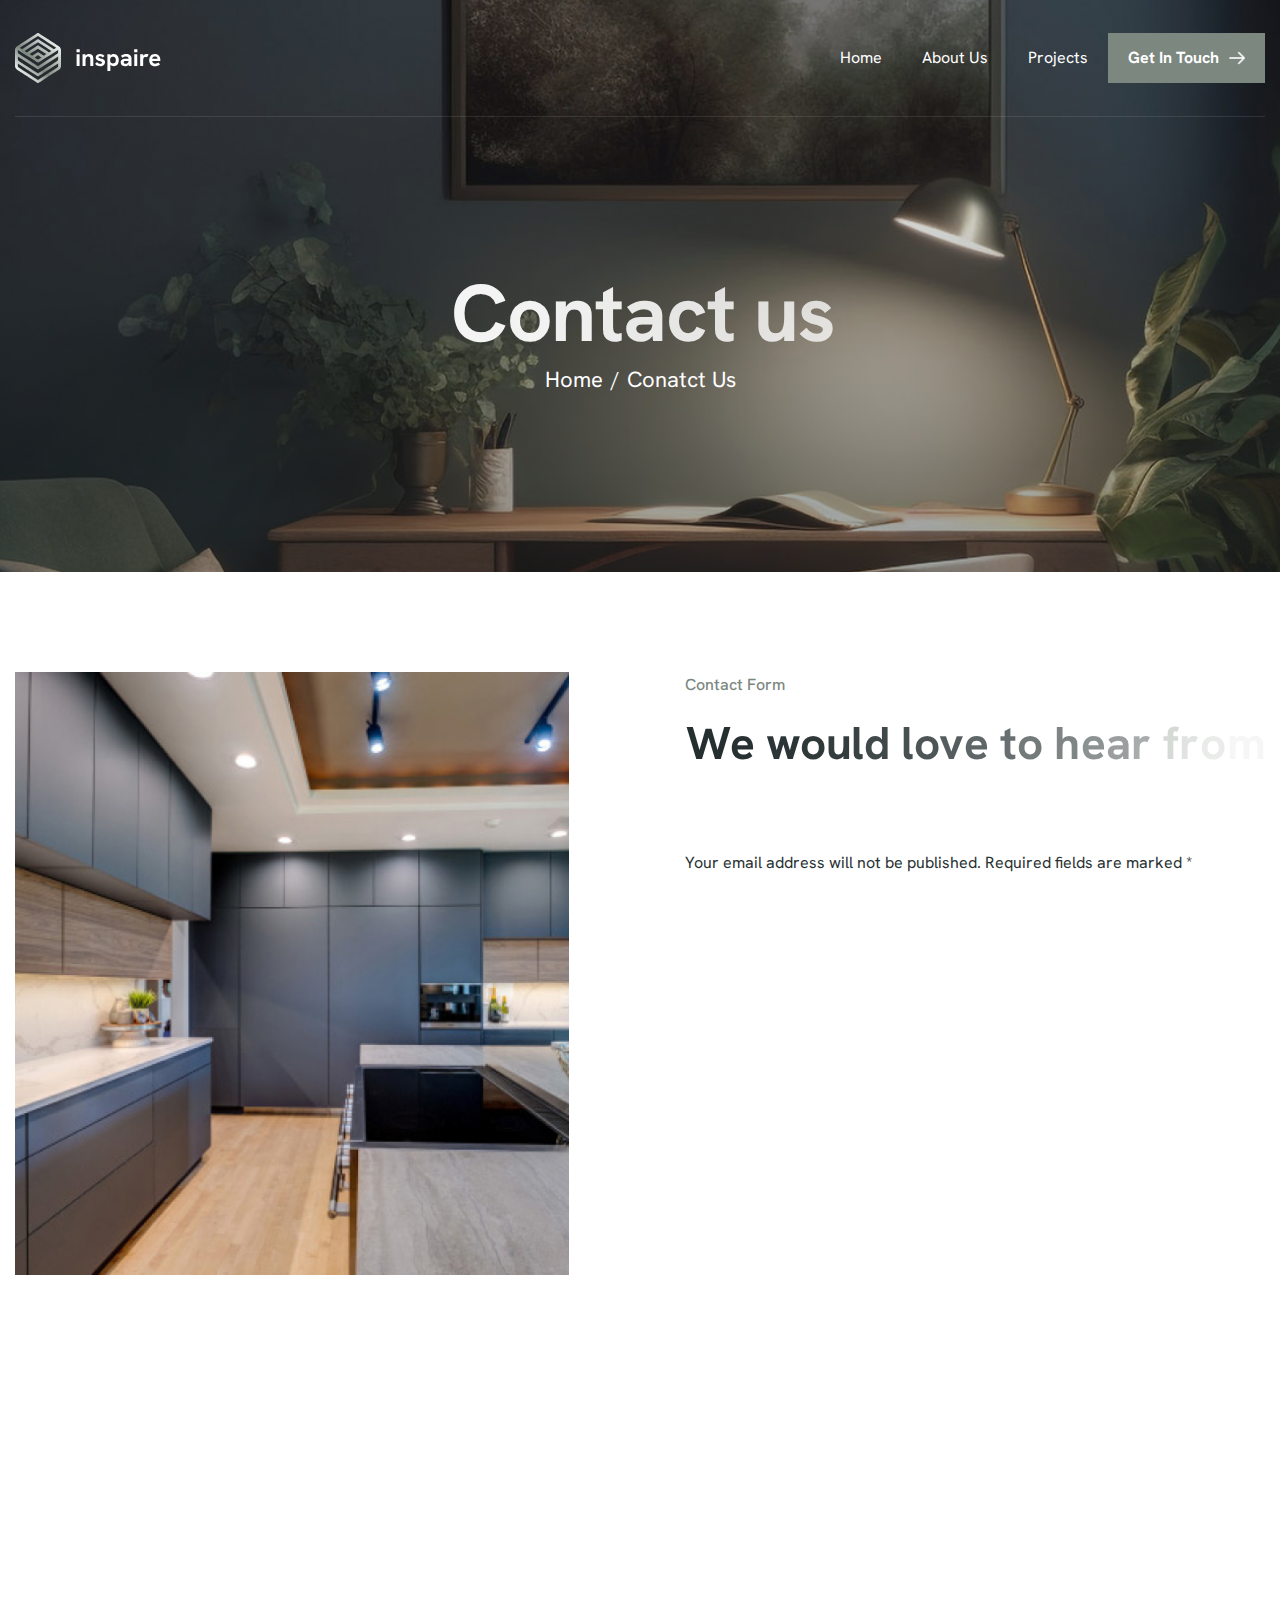
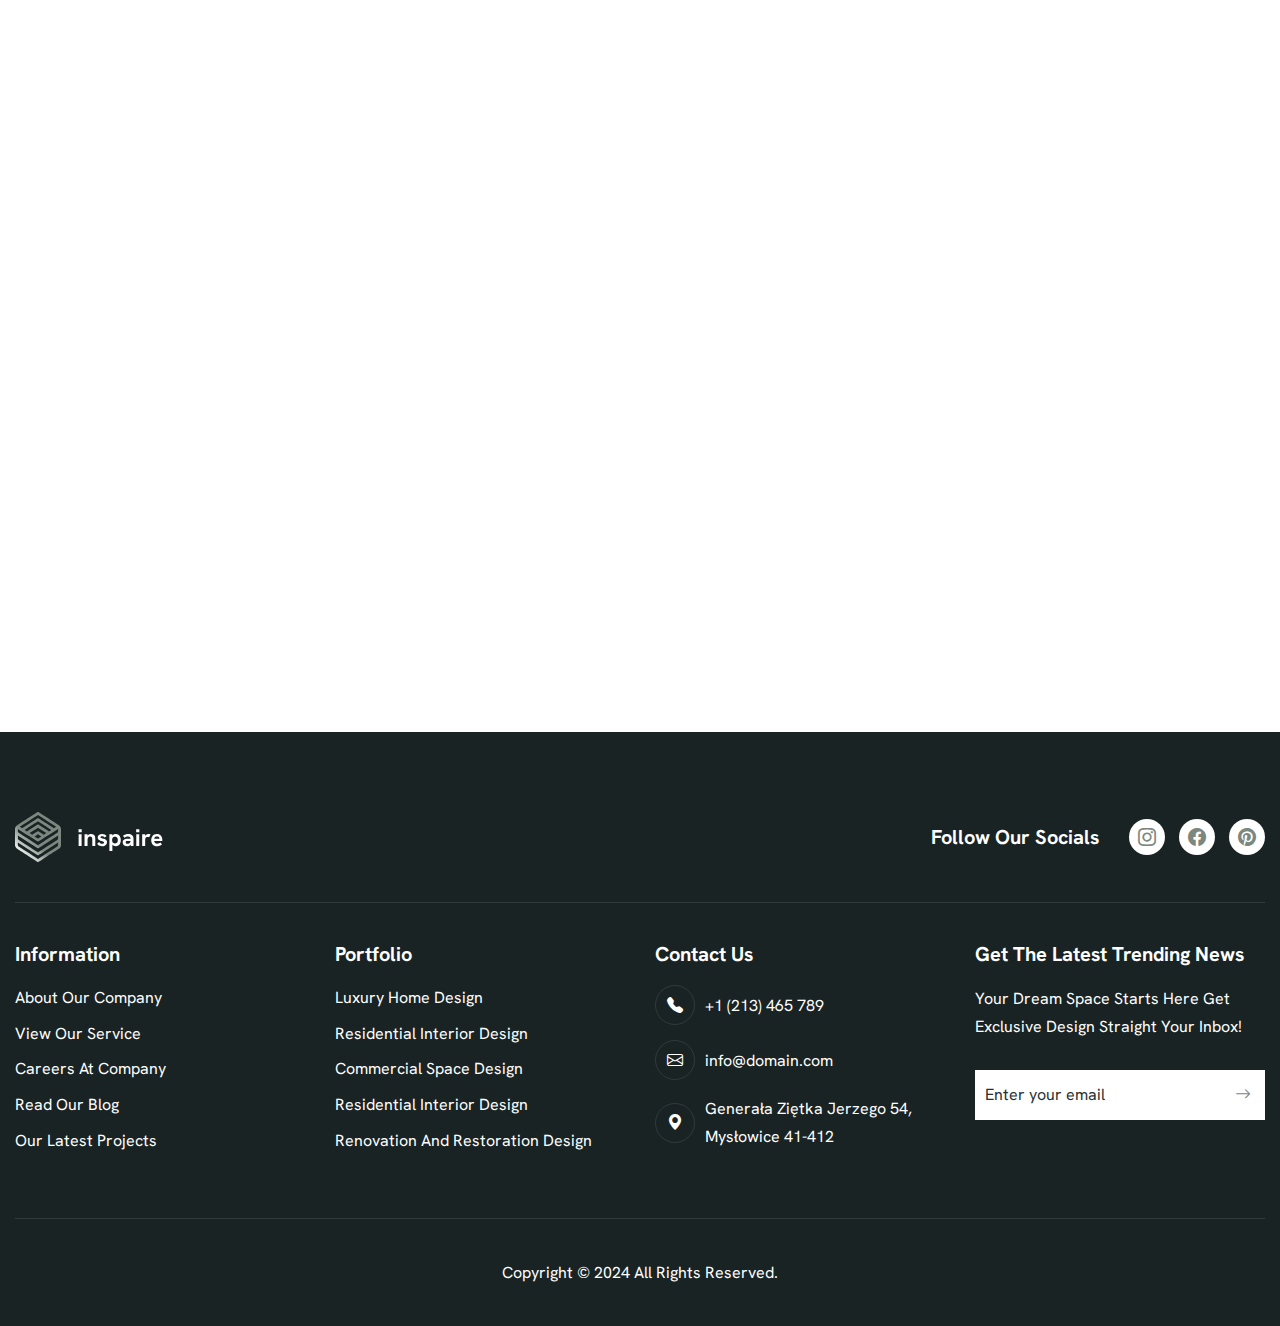
<file: contact.html>
<!DOCTYPE html>
<html lang="zxx">
<head>
	<!-- Meta -->
	<meta charset="utf-8">
	<meta http-equiv="X-UA-Compatible" content="IE=edge">
	<meta name="viewport" content="width=device-width, initial-scale=1.0, maximum-scale=1">
	<meta name="description" content="">
	<meta name="keywords" content="">
	<meta name="author" content="Awaiken">
	<!-- Page Title -->
    <title>PKR Designers - Architecture and Interior Design HTML Template</title>
	<!-- Favicon Icon -->
	<link rel="shortcut icon" type="image/x-icon" href="images/favicon.png">
	<!-- Google Fonts Css-->
	<link rel="preconnect" href="https://fonts.googleapis.com">
    <link rel="preconnect" href="https://fonts.gstatic.com" crossorigin>
    <link href="https://fonts.googleapis.com/css2?family=Hanken+Grotesk:ital,wght@0,100..900;1,100..900&display=swap" rel="stylesheet">
	<!-- Bootstrap Css -->
    <link rel="stylesheet" href="https://cdn.jsdelivr.net/npm/bootstrap-icons@1.11.3/font/bootstrap-icons.min.css">
	<link href="css/bootstrap.min.css" rel="stylesheet" media="screen">
	<!-- SlickNav Css -->
	<link href="css/slicknav.min.css" rel="stylesheet">
	<!-- Swiper Css -->
	<link rel="stylesheet" href="css/swiper-bundle.min.css">
	<!-- Font Awesome Icon Css-->
	<link href="css/all.min.css" rel="stylesheet" media="screen">
	<!-- Animated Css -->
	<link href="css/animate.css" rel="stylesheet">
    <!-- Magnific Popup Core Css File -->
	<link rel="stylesheet" href="css/magnific-popup.css">
	<!-- Mouse Cursor Css File -->
	<link rel="stylesheet" href="css/mousecursor.css">
	<!-- Main Custom Css -->
	<link href="css/custom.css" rel="stylesheet" media="screen">
    <!-- <link rel="stylesheet" href="./css/main.css"> -->
</head>
<body>

    <!-- Preloader Start -->
	<div class="preloader">
		<div class="loading-container">
			<div class="loading"></div>
			<div id="loading-icon"><img src="images/loader.svg" alt=""></div>
		</div>
	</div>
	<!-- Preloader End -->

    <!-- Header Start -->
    <header class="main-header">
        <div class="header-sticky">
            <nav class="container">
                <div class="navbar navbar-expand-lg">
                    <!-- Logo Start -->
                    <a class="navbar-brand" href="./index.html">
                        <img src="images/logo.svg" alt="Logo">
                    </a>
                    <!-- Logo End -->
    
                    <!-- Main Menu Start -->
                    <div class="collapse navbar-collapse main-menu">
                        <div class="nav-menu-wrapper">
                            <ul class="navbar-nav mr-auto" id="menu">
                                <li class="nav-item "><a class="nav-link" href="./index.html">Home</a>
                                </li>                                
                                <li class="nav-item"><a class="nav-link" href="./about.html">About Us</a>
                                <li class="nav-item"><a class="nav-link" href="./projects.html">Projects</a></li>
                            </ul>
                        </div>
                        <!-- Header Btn Start -->
                        <div class="header-btn d-inline-flex">
                            <a href="" class="btn-default">get in touch</a>
                        </div>
                        <!-- Header Btn End -->
                    </div>
                    <!-- Main Menu End -->
                    <div class="navbar-toggle"></div>
                </div>
            </nav>
            <div class="responsive-menu"></div>
        </div>
    </header>
	<!-- Header End -->

    <!-- Page Header Start -->
	<div class="page-header parallaxie">
		<div class="container">
			<div class="row">
				<div class="col-lg-12">
					<!-- Page Header Box Start -->
					<div class="page-header-box">
						<h1 class="text-anime-style-2" data-cursor="-opaque">Contact us</h1>
						<nav class="wow fadeInUp">
							<ol class="breadcrumb">
								<li class="breadcrumb-item"><a href="./">home</a></li>
								<li class="breadcrumb-item active" aria-current="page">conatct us</li>
							</ol>
						</nav>
					</div>
					<!-- Page Header Box End -->
				</div>
			</div>
		</div>
	</div>
	<!-- Page Header End -->

    <!-- Page Contact Us Start -->
    <div class="page-contact-us">
        <div class="container">
            <div class="row">
                <div class="col-lg-6">
                    <!-- Contact Us Image Start -->
                    <div class="contact-us-image">
                        <figure class="image-anime reveal">
                            <img src="images/contact-us-image.jpg" alt="">
                        </figure>
                    </div>
                    <!-- Contact Us Image End -->
                </div>
                
                <div class="col-lg-6">
                    <!-- Contact Us Form Start -->
                    <div class="contact-us-form">
                        <!-- Section Title Start -->
                        <div class="section-title">
                            <h3 class="wow fadeInUp">contact form</h3>
                            <h2 class="text-anime-style-2" data-cursor="-opaque">We would love to hear <span>from you</span></h2>
                            <p class="wow fadeInUp" data-wow-delay="0.2s">Your email address will not be published. Required fields are marked *</p>
                        </div>
                        <!-- Section Title End -->

                        <!-- Contact Form Start -->
                        <div class="contact-form">
                            <!-- Contact Form Start -->
                            <form id="contactForm" action="#" method="POST" data-toggle="validator" class="wow fadeInUp" data-wow-delay="0.4s">
                                <div class="row">
                                    <div class="form-group col-md-6 mb-4">
                                        <input type="text" name="name" class="form-control" id="name" placeholder="Name*" required>
                                        <div class="help-block with-errors"></div>
                                    </div>

                                    <div class="form-group col-md-6 mb-4">
                                        <input type="email" name ="email" class="form-control" id="email" placeholder="Email Address*" required>
                                        <div class="help-block with-errors"></div>
                                    </div>

                                    <div class="form-group col-md-12 mb-4">
                                        <input type="text" name="phone" class="form-control" id="phone" placeholder="Your Phone" required>
                                        <div class="help-block with-errors"></div>
                                    </div>

                                    <div class="form-group col-md-12 mb-5">
                                        <textarea name="message" class="form-control" id="message" rows="4" placeholder="Your Message"></textarea>
                                        <div class="help-block with-errors"></div>
                                    </div>

                                    <div class="col-md-12">
                                        <button type="submit" class="btn-default">submit</button>
                                        <div id="msgSubmit" class="h3 hidden"></div>
                                    </div>
                                </div>
                            </form>
                            <!-- Contact Form End -->
                        </div>
                        <!-- Contact Form End -->
                    </div>
                    <!-- Contact Us Form End -->
                </div>
            </div>
        </div>
    </div>
    <!-- Page Contact Us End -->

    <!-- Google Map Section Start -->
    <div class="google-map">
        <div class="container">
            <div class="row">
                <div class="col-lg-12">
                    <!-- Section Title Start -->
                    <div class="section-title">
                        <h3 class="wow fadeInUp">Our contact</h3>
                        <h2 class="text-anime-style-2" data-cursor="-opaque">Get in touch with us</h2>
                        <p class="wow fadeInUp" data-wow-delay="0.2s">Get in touch to discuss your employee wellbeing needs today. Please give us a call, drop us an email or fill out the contact form and we'll get back to you.</p>
                    </div>
                    <!-- Section Title End -->
                </div>

                <div class="col-lg-12">
                    <!-- Google Map IFrame Start -->
                    <div class="google-map-iframe">
                        <iframe src="https://www.google.com/maps/embed?pb=!1m18!1m12!1m3!1d96737.10562045308!2d-74.08535042841811!3d40.739265258395164!2m3!1f0!2f0!3f0!3m2!1i1024!2i768!4f13.1!3m3!1m2!1s0x89c24fa5d33f083b%3A0xc80b8f06e177fe62!2sNew%20York%2C%20NY%2C%20USA!5e0!3m2!1sen!2sin!4v1703158537552!5m2!1sen!2sin" allowfullscreen="" loading="lazy" referrerpolicy="no-referrer-when-downgrade"></iframe>
                    </div>
                    <!-- Google Map IFrame End -->
                </div>
            </div>

            <div class="row">
                <div class="col-lg-12">
                    <!-- Contact Info Box Start -->
                    <div class="contact-info-box">
                        <!-- Conatct Info Item Start -->
                        <div class="contact-info-item wow fadeInUp">
                            <!-- Icon Box Start -->
                            <div class="icon-box">
                              <i class="bi bi-telephone-fill"></i>
                            </div>
                            <!-- Icon Box End -->

                            <!-- Contact Info Content Start -->
                            <div class="contact-info-content">
                                <h3>phone number</h3>
                                <p>(+05) 698 - 548 - 6354</p>
                                <p>(+07) 358 - 879 - 3257</p>                               
                            </div>
                            <!-- Contact Info Content End -->
                        </div>
                        <!-- Conatct Info Item End -->

                        <!-- Conatct Info Item Start -->
                        <div class="contact-info-item wow fadeInUp" data-wow-delay="0.2s">
                            <!-- Icon Box Start -->
                            <div class="icon-box">
                              <i class="bi bi-envelope"></i>
                            </div>
                            <!-- Icon Box End -->

                            <!-- Contact Info Content Start -->
                            <div class="contact-info-content">
                                <h3>e-mail support</h3>
                                <p>hello@domain12.com</p>
                                <p>hello@domain12.com</p>
                            </div>
                            <!-- Contact Info Content End -->
                        </div>
                        <!-- Conatct Info Item End -->

                        <!-- Conatct Info Item Start -->
                        <div class="contact-info-item wow fadeInUp" data-wow-delay="0.4s">
                            <!-- Icon Box Start -->
                            <div class="icon-box">
                              <i class="bi bi-house-fill"></i>
                            </div>
                            <!-- Icon Box End -->

                            <!-- Contact Info Content Start -->
                            <div class="contact-info-content">
                                <h3>headquarter</h3>
                                <p>2972 Westheimer Rd. Santa Ana Illinois 85486</p>
                            </div>
                            <!-- Contact Info Content End -->
                        </div>
                        <!-- Conatct Info Item End -->
                    </div>
                    <!-- Contact Info Box End -->
                </div>
            </div>
        </div>
    </div>
    <!-- Google Map Section End -->

    <!-- Footer Start -->
    <footer class="main-footer">
        <div class="container">
            <div class="row">
                <div class="col-lg-12">
                    <!-- Footer Header Start -->
                    <div class="footer-header">
                        <div class="row align-items-center">  
                            <div class="col-md-6">
                                <!-- Footer Logo Start -->
                                <div class="footer-logo">
                                    <img src="images/footer-logo.svg" alt="">
                                </div>
                                <!-- Footer Logo End -->
                            </div>

                            <div class="col-md-6">
                                <!-- Footer Social Link Start -->
                                <div class="footer-social-links">
                                    <div class="footer-social-link-title">
                                        <h3>follow our socials</h3>
                                    </div>
                                    <ul>
                                        <li><a href="#"><i class="bi bi-instagram"></i></a></li>
                                        <li><a href="#"><i class="bi bi-facebook"></i></a></li>
                                        <li><a href="#"><i class="bi bi-pinterest"></i></a></li>
                                    </ul>
                                </div>
                                <!-- Footer Social Link End -->
                            </div>
                        </div>
                    </div>
                    <!-- Footer Header End -->
                </div>

                <div class="col-lg-3 col-md-6">
                    <!-- Footer Links Start -->
                     <div class="footer-links">
                        <h3>information</h3>
                        <ul>
                            <li><a href="about.html">about our company</a></li>
                            <li><a href="services.html">view our service</a></li>
                            <li><a href="#">careers at company</a></li>
                            <li><a href="blog.html">read our blog</a></li>
                            <li><a href="projects.html">our latest projects</a></li>
                        </ul>
                     </div>
                    <!-- Footer Links End -->
                </div>

                <div class="col-lg-3 col-md-6">
                    <!-- Footer Links Start -->
                     <div class="footer-links">
                        <h3>portfolio</h3>
                        <ul>
                            <li><a href="project-single.html">luxury home design</a></li>
                            <li><a href="project-single.html">residential interior design</a></li>
                            <li><a href="project-single.html">commercial space design</a></li>
                            <li><a href="project-single.html">residential interior design</a></li>
                            <li><a href="project-single.html">renovation and restoration design</a></li>
                        </ul>
                     </div>
                    <!-- Footer Links End -->
                </div>

                <div class="col-lg-3 col-md-6">
                    <!-- Footer Contact Box Start -->
                    <div class="footer-contact-box footer-links">
                        <h3>contact us</h3>
                        <!-- Footer Contact Item Start -->
                        <div class="footer-contact-item">
                            <div class="icon-box">
                                <i class="bi bi-telephone-fill"></i>
                            </div>
                            <div class="footer-contact-content">
                                <p>+1 (213) 465 789</p>
                            </div>
                        </div>
                        <!-- Footer Contact Item End -->

                        <!-- Footer Contact Item Start -->
                        <div class="footer-contact-item">
                            <div class="icon-box">
                                <i class="bi bi-envelope"></i>
                            </div>
                            <div class="footer-contact-content">
                                <p>info@domain.com</p>
                            </div>
                        </div>
                        <!-- Footer Contact Item End -->

                        <!-- Footer Contact Item Start -->
                        <div class="footer-contact-item">
                            <div class="icon-box">
                                <i class="bi bi-geo-alt-fill"></i>
                            </div>
                            <div class="footer-contact-content">
                                <p>Generała Ziętka Jerzego 54, Mysłowice 41-412</p>
                            </div>
                        </div>
                        <!-- Footer Contact Item End -->
                    </div>
                    <!-- Footer Contact Box End -->
                </div>

                <div class="col-lg-3 col-md-6">
                    <!-- Footer Newsletter Form Start -->
                    <div class="footer-latest-news footer-links">
                        <h3>get the latest trending news</h3>
                        
                        <div class="footer-newsletter-form">
                            <p>Your Dream Space Starts Here Get Exclusive Design Straight Your Inbox!</p>

                            <form id="newslettersForm" action="#" method="POST">
                                <div class="form-group">
                                    <input type="email" name="email" class="form-control"  id="mail" placeholder="Enter your email" required>
                                    <button type="submit"><i class="bi bi-arrow-right"></i> </button>
                                </div>
                            </form>
                        </div>
                    </div>
                    <!-- Footer Newsletter Form End -->
                </div>
            </div>

            <!-- Footer Copyright Section Start -->
            <div class="footer-copyright">
                <div class="row">
                    <div class="col-md-12">
                        <!-- Footer Copyright Start -->
                        <div class="footer-copyright-text">
                            <p>Copyright © 2024 All Rights Reserved.</p>
                        </div>
                        <!-- Footer Copyright End -->
                    </div>
                </div>
            </div>
            <!-- Footer Copyright Section End -->
        </div>
    </footer>
    <!-- Footer End -->

    <!-- Jquery Library File -->
    <script src="js/jquery-3.7.1.min.js"></script>
    <!-- Bootstrap js file -->
    <script src="js/bootstrap.min.js"></script>
    <!-- Validator js file -->
    <script src="js/validator.min.js"></script>
    <!-- SlickNav js file -->
    <script src="js/jquery.slicknav.js"></script>
    <!-- Swiper js file -->
    <script src="js/swiper-bundle.min.js"></script>
    <!-- Counter js file -->
    <script src="js/jquery.waypoints.min.js"></script>
    <script src="js/jquery.counterup.min.js"></script>
    <!-- Isotop js file -->
	<script src="js/isotope.min.js"></script>
    <!-- Magnific js file -->
    <script src="js/jquery.magnific-popup.min.js"></script>
    <!-- SmoothScroll -->
    <script src="js/SmoothScroll.js"></script>
    <!-- Parallax js -->
    <script src="js/parallaxie.js"></script>
    <!-- MagicCursor js file -->
    <script src="js/gsap.min.js"></script>
    <script src="js/magiccursor.js"></script>
    <!-- Text Effect js file -->
    <script src="js/SplitText.js"></script>
    <script src="js/ScrollTrigger.min.js"></script>
    <!-- YTPlayer js File -->
    <script src="js/jquery.mb.YTPlayer.min.js"></script>
    <!-- Wow js file -->
    <script src="js/wow.min.js"></script>
    <!-- Main Custom js file -->
    <script src="js/function.js"></script>
</body>
</html>
</file>
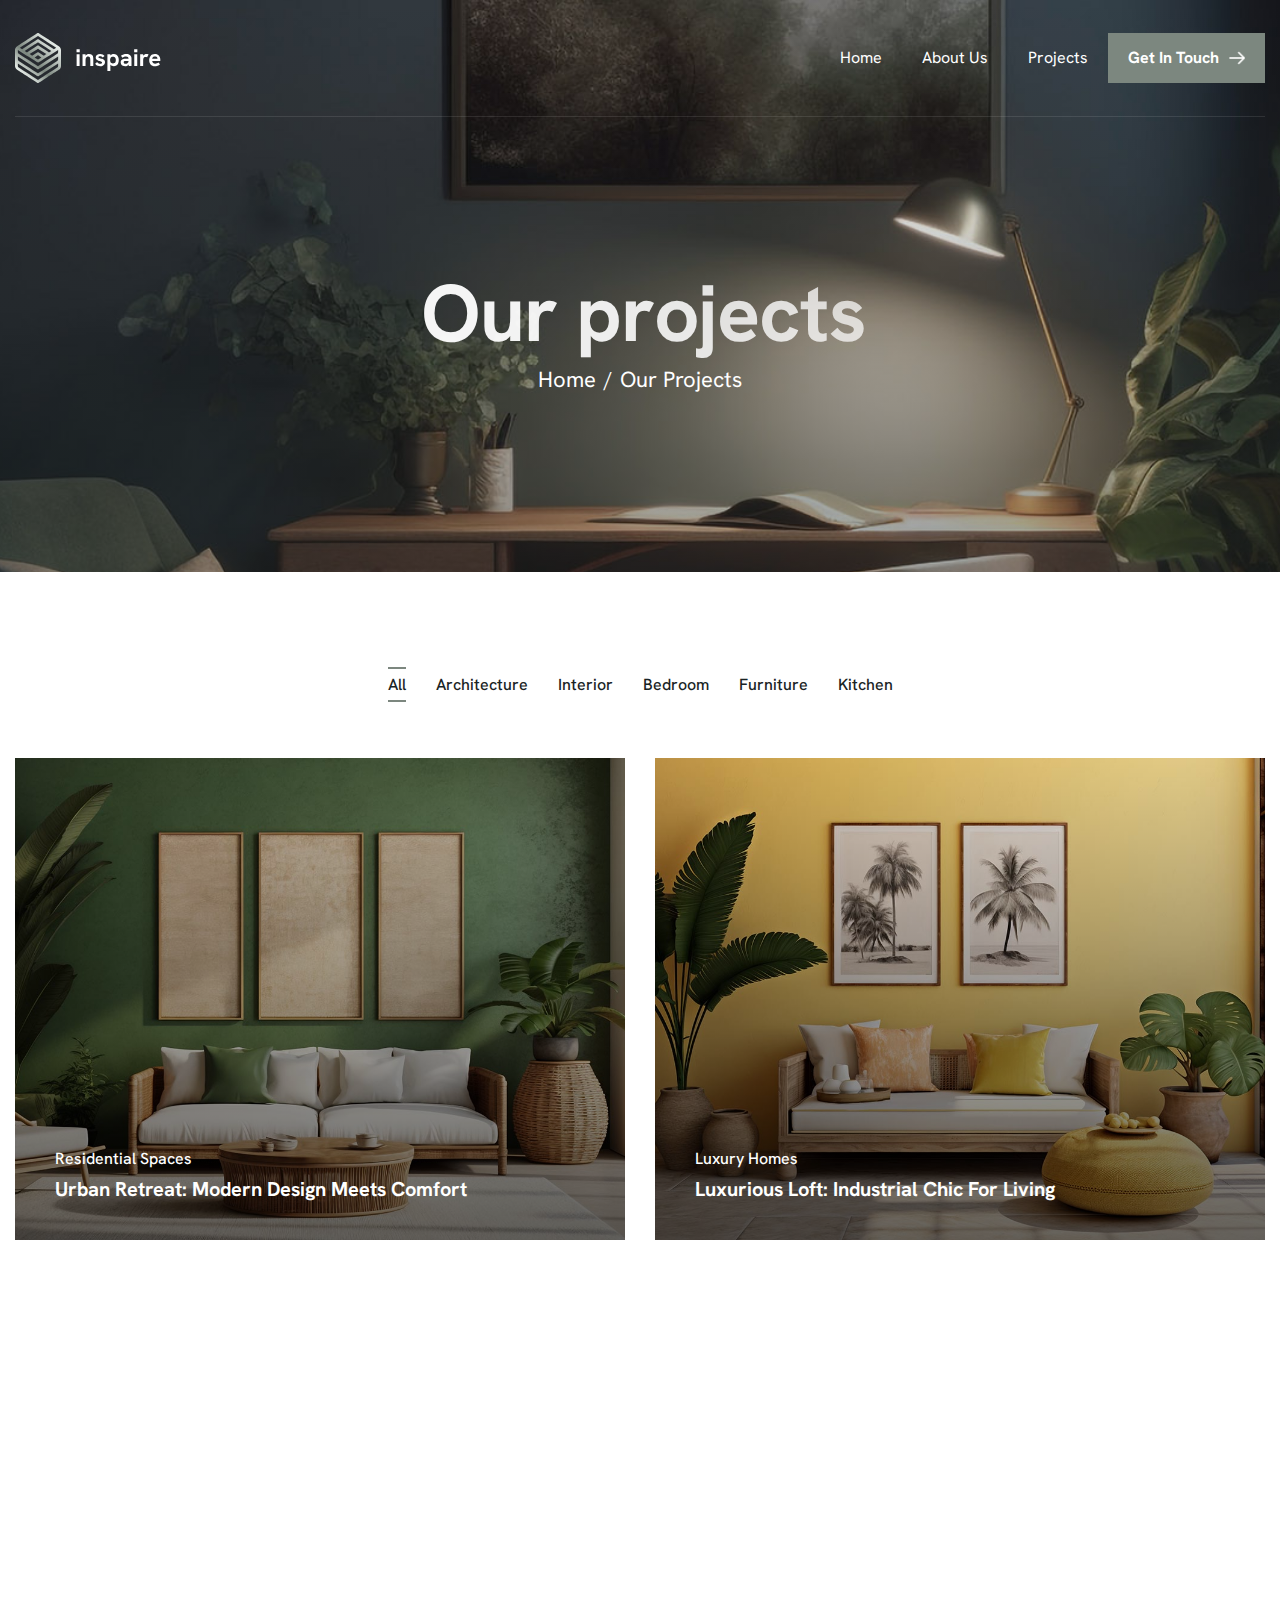
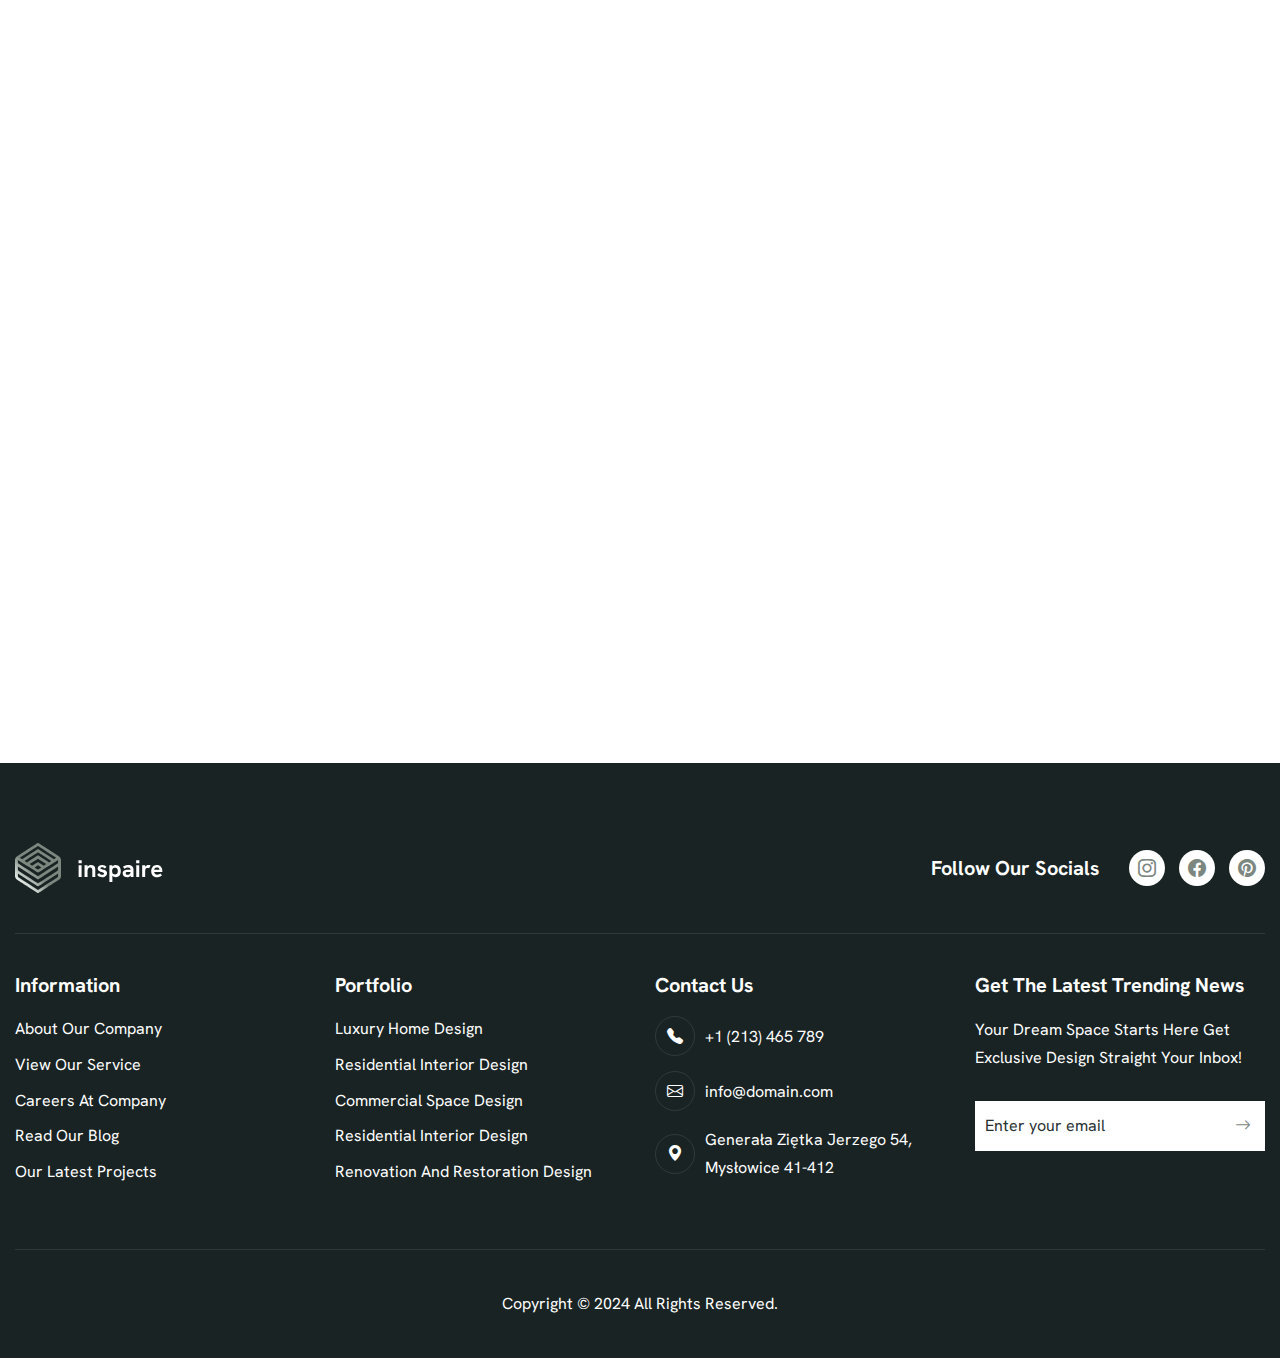
<file: projects.html>
<!DOCTYPE html>
<html lang="zxx">
<head>
	<!-- Meta -->
	<meta charset="utf-8">
	<meta http-equiv="X-UA-Compatible" content="IE=edge">
	<meta name="viewport" content="width=device-width, initial-scale=1.0, maximum-scale=1">
	<meta name="description" content="">
	<meta name="keywords" content="">
	<meta name="author" content="Awaiken">
	<!-- Page Title -->
    <title>PKR Designers - Architecture and Interior Design HTML Template</title>
	<!-- Favicon Icon -->
	<link rel="shortcut icon" type="image/x-icon" href="images/favicon.png">
	<!-- Google Fonts Css-->
	<link rel="preconnect" href="https://fonts.googleapis.com">
    <link rel="preconnect" href="https://fonts.gstatic.com" crossorigin>
    <link href="https://fonts.googleapis.com/css2?family=Hanken+Grotesk:ital,wght@0,100..900;1,100..900&display=swap" rel="stylesheet">
	<!-- Bootstrap Css -->
	<link href="css/bootstrap.min.css" rel="stylesheet" media="screen">
    <link rel="stylesheet" href="https://cdn.jsdelivr.net/npm/bootstrap-icons@1.11.3/font/bootstrap-icons.min.css">
	<!-- SlickNav Css -->
	<link href="css/slicknav.min.css" rel="stylesheet">
	<!-- Swiper Css -->
	<link rel="stylesheet" href="css/swiper-bundle.min.css">
	<!-- Font Awesome Icon Css-->
	<link href="css/all.min.css" rel="stylesheet" media="screen">
	<!-- Animated Css -->
	<link href="css/animate.css" rel="stylesheet">
    <!-- Magnific Popup Core Css File -->
	<link rel="stylesheet" href="css/magnific-popup.css">
	<!-- Mouse Cursor Css File -->
	<link rel="stylesheet" href="css/mousecursor.css">
	<!-- Main Custom Css -->
	<link href="./css/custom.css" rel="stylesheet" media="screen">
    <!-- <link rel="stylesheet" href="./css/main.css"> -->
</head>
<body>

    <!-- Preloader Start -->
	<div class="preloader">
		<div class="loading-container">
			<div class="loading"></div>
			<div id="loading-icon"><img src="images/loader.svg" alt=""></div>
		</div>
	</div>
	<!-- Preloader End -->

    <!-- Header Start -->
    <header class="main-header">
        <div class="header-sticky">
            <nav class="container">
                <div class="navbar navbar-expand-lg">
                    <!-- Logo Start -->
                    <a class="navbar-brand" href="./index.html">
                        <img src="images/logo.svg" alt="Logo">
                    </a>
                    <!-- Logo End -->
    
                    <!-- Main Menu Start -->
                    <div class="collapse navbar-collapse main-menu">
                        <div class="nav-menu-wrapper">
                            <ul class="navbar-nav mr-auto" id="menu">
                                <li class="nav-item "><a class="nav-link" href="./index.html">Home</a>
                                </li>                                
                                <li class="nav-item"><a class="nav-link" href="./about.html">About Us</a>
                                <li class="nav-item"><a class="nav-link" href="">Projects</a></li>
                            </ul>
                        </div>
                        <!-- Header Btn Start -->
                        <div class="header-btn d-inline-flex">
                            <a href="./contact.html" class="btn-default">get in touch</a>
                        </div>
                        <!-- Header Btn End -->
                    </div>
                    <!-- Main Menu End -->
                    <div class="navbar-toggle"></div>
                </div>
            </nav>
            <div class="responsive-menu"></div>
        </div>
    </header>
	<!-- Header End -->

    <!-- Page Header Start -->
	<div class="page-header parallaxie">
		<div class="container">
			<div class="row">
				<div class="col-lg-12">
					<!-- Page Header Box Start -->
					<div class="page-header-box">
						<h1 class="text-anime-style-2" data-cursor="-opaque">Our projects</h1>
						<nav class="wow fadeInUp">
							<ol class="breadcrumb">
								<li class="breadcrumb-item"><a href="./">home</a></li>
								<li class="breadcrumb-item active" aria-current="page">our projects</li>
							</ol>
						</nav>
					</div>
					<!-- Page Header Box End -->
				</div>
			</div>
		</div>
	</div>
	<!-- Page Header End -->

    <!-- Our Project Start -->
    <div class="page-project">
        <div class="container">
            <div class="row">
                <div class="col-lg-12">
                    <!-- Our Project Nav start -->
                    <div class="our-Project-nav wow fadeInUp">
                        <ul>
                            <li><a href="#" class="active-btn" data-filter="*">all</a></li>
                            <li><a href="#" data-filter=".architecture">architecture</a></li>
                            <li><a href="#" data-filter=".interior">interior</a></li>
                            <li><a href="#" data-filter=".bedroom">bedroom</a></li>
                            <li><a href="#" data-filter=".furniture">furniture</a></li>
                            <li><a href="#" data-filter=".kitchen">kitchen</a></li>
                        </ul>
                    </div>
                    <!-- Our Project Nav End -->
                </div>
    
                <div class="col-lg-12">
                    <!-- Project Item Boxes start -->
                    <div class="row project-item-boxes align-items-center">
                        <div class="col-md-6 project-item-box architecture bedroom">
                            <!-- Project Item Start -->
                            <div class="project-item wow fadeInUp" data-wow-delay="0.2s">
                                <div class="project-image">
                                    <div class="project-featured-image">
                                        <figure class="image-anime">
                                            <img src="images/project-1.jpg" alt="">
                                        </figure>
                                    </div>
                                
                                    <div class="project-btn">
                                        <a href="project-single.html"><img src="images/arrow-white.svg" alt=""></a>
                                    </div>
                                </div>     
    
                                <div class="project-content">
                                    <h3>residential spaces</h3>
                                    <h2><a href="project-single.html">urban retreat: modern design meets comfort</a></h2>
                                </div>
                            </div>
                            <!-- Project Item End -->
                        </div>
    
                        <div class="col-md-6 project-item-box interior kitchen">
                            <!-- Project Item Start -->
                            <div class="project-item wow fadeInUp" data-wow-delay="0.4s">
                                <div class="project-image">
                                    <div class="project-featured-image">
                                        <figure class="image-anime">
                                            <img src="images/project-2.jpg" alt="">
                                        </figure>
                                    </div>
                                
                                    <div class="project-btn">
                                        <a href="project-single.html"><img src="images/arrow-white.svg" alt=""></a>
                                    </div>
                                </div>     
    
                                <div class="project-content">
                                    <h3>luxury homes</h3>
                                    <h2><a href="project-single.html">luxurious loft: industrial chic for living</a></h2>
                                </div>
                            </div>
                            <!-- Project Item End -->
                        </div>
    
                        <div class="col-md-6 project-item-box furniture architecture">
                            <!-- Project Item Start -->
                            <div class="project-item wow fadeInUp" data-wow-delay="0.6s">
                                <div class="project-image">
                                    <div class="project-featured-image">
                                        <figure class="image-anime">
                                            <img src="images/project-3.jpg" alt="">
                                        </figure>
                                    </div>
                                
                                    <div class="project-btn">
                                        <a href="project-single.html"><img src="images/arrow-white.svg" alt=""></a>
                                    </div>
                                </div>     
    
                                <div class="project-content">
                                    <h3>outdoor living spaces</h3>
                                    <h2><a href="project-single.html">coastal vibes: serenity by the sea</a></h2>
                                </div>
                            </div>
                            <!-- Project Item End -->
                        </div>
    
                        <div class="col-md-6 project-item-box kitchen bedroom">
                            <!-- Project Item Start -->
                            <div class="project-item wow fadeInUp" data-wow-delay="0.8s">
                                <div class="project-image">
                                    <div class="project-featured-image">
                                        <figure class="image-anime">
                                            <img src="images/project-4.jpg" alt="">
                                        </figure>
                                    </div>
                                
                                    <div class="project-btn">
                                        <a href="project-single.html"><img src="images/arrow-white.svg" alt=""></a>
                                    </div>
                                </div>     
    
                                <div class="project-content">
                                    <h3>modern designs</h3>
                                    <h2><a href="project-single.html">minimalist haven: simple, clean, inviting spaces</a></h2>
                                </div>
                            </div>
                            <!-- Project Item End -->
                        </div>

                        <div class="col-md-6 project-item-box interior">
                            <!-- Project Item Start -->
                            <div class="project-item wow fadeInUp" data-wow-delay="1s">
                                <div class="project-image">
                                    <div class="project-featured-image">
                                        <figure class="image-anime">
                                            <img src="images/project-5.jpg" alt="">
                                        </figure>
                                    </div>
                                
                                    <div class="project-btn">
                                        <a href="project-single.html"><img src="images/arrow-white.svg" alt=""></a>
                                    </div>
                                </div>     
    
                                <div class="project-content">
                                    <h3>Rustic Charm Revived</h3>
                                    <h2><a href="project-single.html">Nature's Embrace: Timeless Tranquility</a></h2>
                                </div>
                            </div>
                            <!-- Project Item End -->
                        </div>

                        <div class="col-md-6 project-item-box furniture">
                            <!-- Project Item Start -->
                            <div class="project-item wow fadeInUp" data-wow-delay="1.2s">
                                <div class="project-image">
                                    <div class="project-featured-image">
                                        <figure class="image-anime">
                                            <img src="images/project-6.jpg" alt="">
                                        </figure>
                                    </div>
                                
                                    <div class="project-btn">
                                        <a href="project-single.html"><img src="images/arrow-white.svg" alt=""></a>
                                    </div>
                                </div>     
    
                                <div class="project-content">
                                    <h3>Nature-Inspired Harmony</h3>
                                    <h2><a href="project-single.html">Bold Accents: Statement Living Design</a></h2>
                                </div>
                            </div>
                            <!-- Project Item End -->
                        </div>
                    </div>
                    <!-- Project Item Boxes End -->
                </div>
            </div>
        </div>
    </div>
    <!-- Our Project End -->

    <!-- Footer Start -->
    <footer class="main-footer">
        <div class="container">
            <div class="row">
                <div class="col-lg-12">
                    <!-- Footer Header Start -->
                    <div class="footer-header">
                        <div class="row align-items-center">  
                            <div class="col-md-6">
                                <!-- Footer Logo Start -->
                                <div class="footer-logo">
                                    <img src="images/footer-logo.svg" alt="">
                                </div>
                                <!-- Footer Logo End -->
                            </div>

                            <div class="col-md-6">
                                <!-- Footer Social Link Start -->
                                <div class="footer-social-links">
                                    <div class="footer-social-link-title">
                                        <h3>follow our socials</h3>
                                    </div>
                                    <ul>
                                        <li><a href="#"><i class="bi bi-instagram"></i></a></li>
                                        <li><a href="#"><i class="bi bi-facebook"></i></a></li>
                                        <li><a href="#"><i class="bi bi-pinterest"></i></a></li>
                                    </ul>
                                </div>
                                <!-- Footer Social Link End -->
                            </div>
                        </div>
                    </div>
                    <!-- Footer Header End -->
                </div>

                <div class="col-lg-3 col-md-6">
                    <!-- Footer Links Start -->
                     <div class="footer-links">
                        <h3>information</h3>
                        <ul>
                            <li><a href="about.html">about our company</a></li>
                            <li><a href="services.html">view our service</a></li>
                            <li><a href="#">careers at company</a></li>
                            <li><a href="blog.html">read our blog</a></li>
                            <li><a href="projects.html">our latest projects</a></li>
                        </ul>
                     </div>
                    <!-- Footer Links End -->
                </div>

                <div class="col-lg-3 col-md-6">
                    <!-- Footer Links Start -->
                     <div class="footer-links">
                        <h3>portfolio</h3>
                        <ul>
                            <li><a href="project-single.html">luxury home design</a></li>
                            <li><a href="project-single.html">residential interior design</a></li>
                            <li><a href="project-single.html">commercial space design</a></li>
                            <li><a href="project-single.html">residential interior design</a></li>
                            <li><a href="project-single.html">renovation and restoration design</a></li>
                        </ul>
                     </div>
                    <!-- Footer Links End -->
                </div>

                <div class="col-lg-3 col-md-6">
                    <!-- Footer Contact Box Start -->
                    <div class="footer-contact-box footer-links">
                        <h3>contact us</h3>
                        <!-- Footer Contact Item Start -->
                        <div class="footer-contact-item">
                            <div class="icon-box">
                                <i class="bi bi-telephone-fill"></i>
                            </div>
                            <div class="footer-contact-content">
                                <p>+1 (213) 465 789</p>
                            </div>
                        </div>
                        <!-- Footer Contact Item End -->

                        <!-- Footer Contact Item Start -->
                        <div class="footer-contact-item">
                            <div class="icon-box">
                                <i class="bi bi-envelope"></i>
                            </div>
                            <div class="footer-contact-content">
                                <p>info@domain.com</p>
                            </div>
                        </div>
                        <!-- Footer Contact Item End -->

                        <!-- Footer Contact Item Start -->
                        <div class="footer-contact-item">
                            <div class="icon-box">
                                <i class="bi bi-geo-alt-fill"></i>
                            </div>
                            <div class="footer-contact-content">
                                <p>Generała Ziętka Jerzego 54, Mysłowice 41-412</p>
                            </div>
                        </div>
                        <!-- Footer Contact Item End -->
                    </div>
                    <!-- Footer Contact Box End -->
                </div>

                <div class="col-lg-3 col-md-6">
                    <!-- Footer Newsletter Form Start -->
                    <div class="footer-latest-news footer-links">
                        <h3>get the latest trending news</h3>
                        
                        <div class="footer-newsletter-form">
                            <p>Your Dream Space Starts Here Get Exclusive Design Straight Your Inbox!</p>

                            <form id="newslettersForm" action="#" method="POST">
                                <div class="form-group">
                                    <input type="email" name="email" class="form-control"  id="mail" placeholder="Enter your email" required>
                                    <button type="submit"><i class="bi bi-arrow-right"></i> </button>
                                </div>
                            </form>
                        </div>
                    </div>
                    <!-- Footer Newsletter Form End -->
                </div>
            </div>

            <!-- Footer Copyright Section Start -->
            <div class="footer-copyright">
                <div class="row">
                    <div class="col-md-12">
                        <!-- Footer Copyright Start -->
                        <div class="footer-copyright-text">
                            <p>Copyright © 2024 All Rights Reserved.</p>
                        </div>
                        <!-- Footer Copyright End -->
                    </div>
                </div>
            </div>
            <!-- Footer Copyright Section End -->
        </div>
    </footer>
    <!-- Footer End -->

    <!-- Jquery Library File -->
    <script src="js/jquery-3.7.1.min.js"></script>
    <!-- Bootstrap js file -->
    <script src="js/bootstrap.min.js"></script>
    <!-- Validator js file -->
    <script src="js/validator.min.js"></script>
    <!-- SlickNav js file -->
    <script src="js/jquery.slicknav.js"></script>
    <!-- Swiper js file -->
    <script src="js/swiper-bundle.min.js"></script>
    <!-- Counter js file -->
    <script src="js/jquery.waypoints.min.js"></script>
    <script src="js/jquery.counterup.min.js"></script>
    <!-- Isotop js file -->
	<script src="js/isotope.min.js"></script>
    <!-- Magnific js file -->
    <script src="js/jquery.magnific-popup.min.js"></script>
    <!-- SmoothScroll -->
    <script src="js/SmoothScroll.js"></script>
    <!-- Parallax js -->
    <script src="js/parallaxie.js"></script>
    <!-- MagicCursor js file -->
    <script src="js/gsap.min.js"></script>
    <script src="js/magiccursor.js"></script>
    <!-- Text Effect js file -->
    <script src="js/SplitText.js"></script>
    <script src="js/ScrollTrigger.min.js"></script>
    <!-- YTPlayer js File -->
    <script src="js/jquery.mb.YTPlayer.min.js"></script>
    <!-- Wow js file -->
    <script src="js/wow.min.js"></script>
    <!-- Main Custom js file -->
    <script src="js/function.js"></script>
</body>
</html>
</file>
<file: css/custom.css>
/* ----------------------------------------------------------------------------------------
* Author        : Awaiken
* Template Name : Inspaire - Architecture and Interior Design HTML Template
* File          : CSS File
* Version       : 1.0
* ---------------------------------------------------------------------------------------- */
/* INDEX
----------------------------------------------------------------------------------------
01. Global Variables
02. General css
03. Header css
04. Hero css
05. About Us css
06. Why Choose Us css
07. Our Services css
08. Intro Video css
09. Latest Project css
10. How We Work css
11. Our Skills css
12. Our Testimonials css
13. Our Blog css
14. Footer css
15. About Us Page css
16. Services Page css
17. Service Single css
18. Blog Archive css
19. Blog Single css
20. Project Page css
21. Project Single css
22. Image Gallery css
23. FAQs Page css
24. Contact Us Page css
25. 404 Error Page css 
26. Responsive css
-------------------------------------------------------------------------------------- */

/************************************/
/*** 	 01. Global Variables	  ***/
/************************************/	

:root{
	--primary-color			: #192324;
	--secondery-color		: #F8F8F8;
	--text-color			: #283132;
	--accent-color			: #7C877F;
	--white-color			: #FFFFFF;
	--divider-color			: #EAF0EC;
	--dark-divider-color	: #FFFFFF1A;
	--error-color			: rgb(230, 87, 87);
	--default-font			: "Hanken Grotesk", sans-serif;
}


/************************************/
/*** 	   02. General css		  ***/
/************************************/

body{
	font-family: var(--default-font);
	font-size: 16px;
	font-weight: 400;
	line-height: 1.6em;
	background-color: var(--white-color);
	color: var(--text-color);
}

p{
	line-height: 1.7em;
	margin-bottom: 1.6em;
}

h1,
h2,
h3,
h4,
h5,
h6{
	margin :0;
	font-weight: 700;
	line-height: 1.1em;
	color: var(--primary-color);
}

figure{
	margin: 0;
}

img{
	max-width: 100%;
}

a{
	text-decoration: none;
}

a:hover{
	text-decoration: none;
	outline: 0;
}

a:focus{
	text-decoration: none;
	outline: 0;
}

html,
body{
	width: 100%;
	overflow-x: clip;
}

.container{
	max-width: 1300px;
}

.container,
.container-fluid,
.container-lg,
.container-md,
.container-sm,
.container-xl,
.container-xxl{
    padding-right: 15px;
    padding-left: 15px;
}

.image-anime{
	position: relative;
	overflow: hidden;
}

.image-anime:after{
	content: "";
	position: absolute;
    width: 200%;
    height: 0%;
    left: 50%;
    top: 50%;
    background-color: rgba(255,255,255,.3);
    transform: translate(-50%,-50%) rotate(-45deg);
    z-index: 1;
}

.image-anime:hover:after{
    height: 250%;
    transition: all 600ms linear;
    background-color: transparent;
}

.reveal{
	position: relative;
    display: -webkit-inline-box;
    display: -ms-inline-flexbox;
    display: inline-flex;
    visibility: hidden;
    overflow: hidden;
}

.reveal img{
    height: 100%;
    width: 100%;
    -o-object-fit: cover;
    object-fit: cover;
    -webkit-transform-origin: left;
    transform-origin: left;
}

.row{
    margin-right: -15px;
    margin-left: -15px;
}

.row > *{
	padding-right: 15px;
	padding-left: 15px;
}

.row.no-gutters{
    margin-right: 0px;
    margin-left: 0px;
}

.row.no-gutters > *{
    padding-right: 0px;
    padding-left: 0px;
}

.btn-default{
	position: relative;
    display: inline-block;
    background: var(--accent-color);
    color: var(--white-color);
    font-size: 16px;
    font-weight: 700;
    line-height: 1em;
    text-transform: capitalize;
    border: none;
    padding: 17px 46px 17px 20px;
    transition: all 0.5s ease-in-out;
    overflow: hidden;
    z-index: 0;
}

.btn-default:hover{
	background: transparent;
    color: var(--white-color);
}

.btn-default::before{
	content: '';
    position: absolute;
    top: 50%;
    right: 0;
    width: 16px;
    height: 16px;
    background-image: url(../images/arrow-white.svg);
    background-repeat: no-repeat;
    background-position: center center;
    background-size: cover;
    transform: translate(-20px, -50%);
    transition: all 0.4s ease-in-out;
}

.btn-default:hover::before{
	transform: translate(-18px, -50%);
}

.btn-default::after{
	content: '';
    display: block;
    position: absolute;
    top: 0;
    bottom: 0;
    left: -15%;
	right: 0;
    width: 0;
    height: 106%;
    background: var(--primary-color);
    transform: skew(45deg);
    transition: all 0.4s ease-in-out;
    z-index: -1;
}

.btn-default:hover:after{
	width: 100%;
    transform: skew(0deg);
    left: 0;
}

.btn-default.btn-highlighted{
	background-color: var(--white-color);
	color: var(--accent-color);
}

.btn-default.btn-highlighted:hover{
	color: var(--white-color);
}

.btn-default.btn-highlighted::before{
	background-image: url(../images/arrow-accent.svg);
}

.btn-default.btn-highlighted:hover::before{
    filter: brightness(0) invert(1);
}

.btn-default.btn-highlighted::after{
	background-color: var(--accent-color);
}

.cb-cursor:before{
	background: var(--accent-color);
}

.preloader{
	position: fixed;
	top: 0;
	left: 0;
	right: 0;
	bottom: 0;
	z-index: 1000;
	background-color: var(--accent-color);
	display: flex;
	align-items: center;
	justify-content: center;
}

.loading-container,
.loading{
	height: 100px;
	position: relative;
	width: 100px;
	border-radius: 100%;
}

.loading-container{
	margin: 40px auto;
}

.loading{
	border: 1px solid transparent;
	border-color: transparent var(--white-color) transparent var(--white-color);
	animation: rotate-loading 1.5s linear 0s infinite normal;
	transform-origin: 50% 50%;
}

.loading-container:hover .loading,
.loading-container .loading{
	transition: all 0.5s ease-in-out;
}

#loading-icon{
	position: absolute;
	top: 50%;
	left: 50%;
	max-width: 66px;
	transform: translate(-50%, -50%);
}

@keyframes rotate-loading{
	0%{
		transform: rotate(0deg);
	}

	100%{
		transform: rotate(360deg);
	}
}

.section-row{
	margin-bottom: 80px;
}

.section-row .section-title{
	margin-bottom: 0;
	margin-right: 30px;
}

.section-btn{
	text-align: end;
}

.section-title-content{
	margin-left: 120px;
}

.section-title-content p{
	margin: 0;
}

.section-title{
	margin-bottom: 40px;
}

.section-title h3{
	display: inline-block;
	position: relative;
	font-size: 16px;
    font-weight: 500;
	line-height: 1.6em;
    text-transform: capitalize;
    color: var(--accent-color);
	/* padding-left: 35px; */
    margin-bottom: 20px;
}

.section-title h3::before{
	/* content: ''; */
    position: absolute;
    top: 50%;
    left: 0;
    transform: translateY(-50%);
    background: url('../images/icon-sub-heading.svg');
	background-repeat: no-repeat;
	background-position: left center;
	background-size: cover;
    width: 24px;
    height: 5px;
}

.section-title h1{
	font-size: 80px;
	font-weight: 700;
	letter-spacing: -0.02em;
	margin-bottom: 0;
	cursor: none;
}

.section-title h2{
	font-size: 46px;
	font-weight: 700;
	letter-spacing: -0.02em;
	margin-bottom: 0;
	cursor: none;
}

.section-title h1 span,
.section-title h2 span{
	color: var(--accent-color);
}

.section-title p{
	margin-top: 30px;
	margin-bottom: 0;
}


.section-title-content.dark-section p,
.section-title.dark-section p,
.section-title.dark-section h2,
.section-title.dark-section h3{
	color: var(--white-color);
}

.help-block.with-errors ul{
	margin: 0;
	text-align: left;
}

.help-block.with-errors ul li{
	color: var(--error-color);
	font-weight: 500;
	font-size: 14px;
}

/************************************/
/**** 	   03. Header css		 ****/
/************************************/

header.main-header{
	position: relative;
	z-index: 100;
}

header.main-header .header-sticky{
	position: relative;
	top: 0;
	z-index: 100;
}

header.main-header .header-sticky.hide{
	transform: translateY(-100%);
	transition: transform 0.3s ease-in-out;
	border-radius: 0;
}

header.main-header .header-sticky.active{
	position: fixed;
	top: 0;
	left: 0;
	right: 0;
	border-radius: 0;
    transform: translateY(0);
	background: var(--primary-color);
	border-bottom: 1px solid var(--dark-divider-color);
}

.navbar{
	padding: 30px 0;
	align-items: center;
	border-bottom: 1px solid var(--dark-divider-color);
}

header.main-header .header-sticky.active .navbar{
	border-bottom: none;
}

.navbar-brand{
	padding: 0;
	margin: 0;
}

.main-menu .nav-menu-wrapper{
	flex: 1;
	text-align: end;
	margin-left: 40px;
}

.main-menu .nav-menu-wrapper > ul{
	align-items: center;
	display: inline-flex;
}

.main-menu ul li{
	margin: 0 6px;
	position: relative;
}

.main-menu ul li a{
	font-family: var(--accent-font);
	font-size: 16px;
	font-weight: 400;
	padding: 15px 14px !important;
	color: var(--white-color);
	text-transform: capitalize;
	transition: all 0.3s ease-in-out;
}

.main-menu ul li.submenu > a:after{
	content: '\f107';
	font-family: 'FontAwesome';
	font-weight: 900;
	font-size: 14px;
	margin-left: 8px;
}

.main-menu ul li a:hover,
.main-menu ul li a:focus{
	color: var(--accent-color);
}

.main-menu ul ul{
	visibility: hidden;
	opacity: 0;
	transform: scaleY(0.8);
	transform-origin: top;
	padding: 0;
	margin: 0;
	list-style: none;
	width: 230px;
	border-radius: 20px;
	position: absolute;
	left: 0;
	top: 100%;
	background-color: var(--accent-color);
	transition: all 0.3s ease-in-out;
	text-align: left;
}

.main-menu ul li.submenu:first-child ul{
    width: 230px;
}

.main-menu ul ul ul{
	left: 100%;
	top: 0;
	text-align: left;
}
.main-menu ul li:hover > ul{
	visibility: visible;
	opacity: 1;
	transform: scaleY(1);
    padding: 5px 0;
}

.main-menu ul li.submenu ul li.submenu > a:after{
    content: '\f105';
    float: right;
}

.main-menu ul ul li{
	margin: 0;
	padding: 0;
}

.main-menu ul ul li a{
	color: var(--white-color);
	padding: 6px 20px !important;
	transition: all 0.3s ease-in-out;
}

.main-menu ul li:hover > ul{
	visibility: visible;
	opacity: 1;
	transform: scaleY(1);
    padding: 5px 0;
}

.main-menu ul ul li a:hover,
.main-menu ul ul li a:focus{
	color: var(--primary-color);
	background-color: transparent;
	padding: 6px 20px 6px 23px !important;
}

.responsive-menu,
.navbar-toggle{
	display: none;
}

.responsive-menu{
	top: 0;
	position: relative;
}

.slicknav_btn{
	background: var(--accent-color);
	padding: 0;
	display: flex;
	align-items: center;
	justify-content: center;
	width: 38px;
	height: 38px;
	margin: 0;
	border-radius: 0;
}

.slicknav_icon .slicknav_icon-bar{
	display: block;
	width: 100%;
	height: 3px;
	width: 22px;
	background-color: var(--white-color);
	border-radius: 6px;
	margin: 4px auto !important;
	transition: all 0.1s ease-in-out;
}

.slicknav_icon .slicknav_icon-bar:first-child{
	margin-top: 0 !important;
}

.slicknav_icon .slicknav_icon-bar:last-child{
	margin-bottom: 0 !important;
}

.navbar-toggle a.slicknav_btn.slicknav_open .slicknav_icon span.slicknav_icon-bar:nth-child(1){
    transform: rotate(-45deg) translate(-5px, 5px);
}

.navbar-toggle a.slicknav_btn.slicknav_open .slicknav_icon span.slicknav_icon-bar:nth-child(2){
    opacity: 0;
}

.navbar-toggle a.slicknav_btn.slicknav_open .slicknav_icon span.slicknav_icon-bar:nth-child(3){
    transform: rotate(45deg) translate(-5px, -5px);
}

.slicknav_menu{
	position: absolute;
    width: 100%;
	padding: 0;
	background: var(--accent-color);
}

.slicknav_menu ul{
	margin: 5px 0;
}

.slicknav_menu ul ul{
	margin: 0;
}

.slicknav_nav .slicknav_row,
.slicknav_nav li a{
	position: relative;
	font-family: var(--accent-font);
	font-size: 16px;
	font-weight: 400;
	text-transform: capitalize;
	padding: 10px 20px;
	color: var(--white-color);
	line-height: normal;
	margin: 0;
	border-radius: 0 !important;
	transition: all 0.3s ease-in-out;
}

.slicknav_nav a:hover,
.slicknav_nav a:focus,
.slicknav_nav .slicknav_row:hover{
	background-color: transparent;
	color: var(--primary-color);
}

.slicknav_menu ul ul li a{
    padding: 10px 20px 10px 30px;
}

.slicknav_arrow{
	font-size: 0 !important;
}

.slicknav_arrow:after{
	content: '\f107';
	font-family: 'FontAwesome';
	font-weight: 900;
	font-size: 12px;
	margin-left: 8px;
	color: var(--white-color);
	position: absolute;
	right: 15px;
    top: 15px;
	transition: all 0.3s ease-out;
}

.slicknav_open > a .slicknav_arrow:after{
    transform: rotate(-180deg);
	color: var(--primary-color);
}

/************************************/
/***        04. Hero css	      ***/
/************************************/

.hero{
	position: relative;
	background: url('../images/hero-bg.jpg');
	background-repeat: no-repeat;
	background-position: center center;
	background-size: cover;
	padding: 280px 0 250px;
	min-height: 100vh;
	margin-top: -118px;
}

.hero::before{
	/* content: ''; */
	position: absolute;
	top: 0;
	left: 0;
	bottom: 0;
	right: 0;
	background: linear-gradient(180deg, rgba(25, 35, 36, 0) 0%, rgba(25, 35, 36, 0.4) 80.94%);
	height: 100%;
	width: 100%;
	z-index: 1;
}

.hero.hero-video .hero-bg-video{
	position: absolute;
	top: 0;
	right: 0;
	left: 0;
	bottom: 0;
	width: 100%;
	height: 100%;
}

.hero.hero-video .hero-bg-video video{
	width: 100%;
	height: 100%;
	object-fit: cover;
}

.hero.hero-slider-layout{
	background: none;
	padding: 0;
}

.hero.hero-slider-layout .hero-slide{
	position: relative;
    padding: 280px 0 250px;
	min-height: 100vh;
}

.hero.hero-slider-layout .hero-slide::before{
	content: '';
    display: block;
    position: absolute;
    top: 0;
    bottom: 0;
    left: 0;
    right: 0;
    background: linear-gradient(180deg, rgba(25, 35, 36, 0) 0%, rgba(25, 35, 36, 0.4) 80.94%);
    width: 100%;
    height: 100%;
    z-index: 1;
}

.hero.hero-slider-layout .hero-slide .hero-slider-image{
	position: absolute;
	top: 0;
	right: 0;
	left: 0;
	bottom: 0;
}

.hero.hero-slider-layout .hero-slide .hero-slider-image img{
	width: 100%;
	height: 100%;
	object-fit: cover;
}

.hero.hero-slider-layout .hero-pagination{
	position: absolute;
    bottom: 50px;
	text-align: left;
	padding-left: calc(((100vw - 1300px) / 2));
	z-index: 2;
}

.hero.hero-slider-layout .hero-pagination .swiper-pagination-bullet{
    width: 12px;
    height: 12px;
    background: var(--white-color);
    opacity: 1;
    transition: all 0.3s ease-in-out;
    margin: 0 5px;
}

.hero.hero-slider-layout .hero-pagination .swiper-pagination-bullet-active{
    background-color: var(--accent-color);
}

.hero-content{
	position: relative;
	z-index: 2;
}

.hero-content .section-title h3,
.hero-content .section-title h1{
	color: var(--white-color);
}

.hero-content .section-title p{
	font-size: 22px;
	color: var(--white-color);
	width: 100%;
	max-width: 600px;
}

.hero-content .section-title h3::before{
	filter: brightness(0) invert(1);
}

.hero-content .btn-default.btn-highlighted{
	margin-left: 30px;
}

/************************************/
/***       05. About Us css 	  ***/
/************************************/

.about-us{
	background-image: url('../images/section-bg-shape-1.svg');
	background-repeat: no-repeat;
	background-position: left center;
	background-size: contain;
	padding: 100px 0;
}

.about-us-images{
	position: relative;
	background-image: url(../images/about-us-bg-shape.svg);
	background-repeat: no-repeat;
	background-position: left 60px bottom 40px;
	background-size: auto;
	padding-right: 100px;
	padding-bottom: 180px;
	margin-right: 30px;
}

.about-img-1 figure,
.about-img-2 figure{
	display: block;
}

.about-img-1 img{
	width: 100%;
	object-fit: cover;
	aspect-ratio: 1 / 0.76;
}

.about-img-2{
	position: absolute;
	width: 100%;
	max-width: 385px;
	bottom: 0;
	right: 0;
}

.about-img-2 img{
	width: 100%;
	object-fit: cover;
	aspect-ratio: 1 / 0.76;
}

.experience-counter{
	position: absolute;
	top: 0;
	left: 0;
	height: 152px;
	width: 152px;
	display: flex;
	flex-wrap: wrap;
	align-content: center;
	justify-content: center;
	align-items: center;
	background-color: var(--accent-color);
	border: 6px solid var(--white-color);
	transform: translate(-50%, -6px);
	border-radius: 50%;
}

.experience-counter h3{
	font-size: 34px;
	color: var(--white-color);
	text-align: center;
	width: 100%;
	margin-bottom: 5px;
}

.experience-counter p{
	font-weight: 600;
	line-height: 1.4em;
	text-transform: capitalize;
	color: var(--white-color);
	text-align: center;
	margin-bottom: 0;
}

.feedback-counter{
	position: absolute;
	top: 0;
	right: 0;
	transform: rotate(-180deg) translate(20px, -20px);
    writing-mode: vertical-rl;
	display: flex;
	align-items: center;
}

.feedback-counter p{
	font-size: 16px;
	font-weight: 500;
	color: var(--white-color);
	height: 60px;
	width: 60px;
	display: flex;
	align-items: center;
	justify-content: center;
	background-color: var(--accent-color);
	border-radius: 50%;
	margin: 0 0 15px 0;
	transition: all 0.3s ease-in-out;
}

.feedback-counter:hover p{
	background-color: var(--primary-color);
}

.feedback-counter h3{
	font-size: 18px;
	font-weight: 500;
	text-transform: capitalize;
	width: calc(100% - 75px);
}

.about-us-content-body{
	position: relative;
	display: flex;
	flex-wrap: wrap;
	gap: 80px;
}

.about-us-content-body::before{
	content: '';
	position: absolute;
	right: 50%;
	top: 0;
	bottom: 0;
	transform: translateX(-50%);
	border: 1px solid var(--divider-color);
	width: 1px;
	height: 100%;
}

.about-us-content-info{
	width: calc(50% - 40px);
}

.about-us-content-list{
	margin-bottom: 40px;
}

.about-us-content-list ul{
	padding: 0;
	margin: 0;
	list-style: none;
}

.about-us-content-list ul li{
	position: relative;
	font-weight: 500;
	color: var(--primary-color);
	padding-left: 30px;
	margin-bottom: 15px;
}

.about-us-content-list ul li:last-child{
	margin-bottom: 0;
}

.about-us-content-list ul li::before{
	/* content: '\f058'; */
    position: absolute;
    /* font-family: 'FontAwesome'; */
    font-size: 20px;
    font-weight: 900;
    line-height: normal;
    color: var(--accent-color);
    display: inline-block;
    top: 2px;
    left: 0;
}

.about-us-contact-list{
	width: calc(50% - 40px);
}

.about-contact-item{
	display: flex;
	align-items: center;
	margin-bottom: 40px;
}

.about-contact-item:last-child{
	margin-bottom: 0;
}

.about-contact-item .icon-box{
	width: 40px;
	height: 40px;
	background-color: var(--accent-color);
	border-radius: 50%;
	display: flex;
	justify-content: center;
	align-items: center;
	margin-right: 15px;
	transition: all 0.3s ease-in-out;
}

.about-contact-item:hover .icon-box{
	background-color: var(--primary-color);
}

.about-contact-item .icon-box figure{
	display: block;
	border-radius: 50%;
	overflow: hidden;
}

.about-contact-item .icon-box img{
	max-width: 40px;
	border-radius: 50%;
}

.about-contact-item .icon-box i{
	font-size: 18px;
	color: var(--white-color);
}

.about-contact-content{
	width: calc(100% - 55px);
}

.about-contact-content h3{
	font-size: 20px;
	text-transform: capitalize;
}

.about-contact-content p{
	font-weight: 500;
	color: var(--primary-color);
	text-transform: capitalize;
	margin-bottom: 0;
}

/************************************/
/***     06. Why Choose Us css    ***/
/************************************/

.why-choose-us{
	padding: 100px 0;
	background-color: var(--secondery-color);
}

.why-choose-item{
	display: flex;
	border-bottom: 1px solid var(--divider-color);
	margin-bottom: 20px;
	padding-bottom: 20px;
}

.why-choose-item:last-child{
	border-bottom: none;
	margin-bottom: 0;
	padding-bottom: 0;
}

.why-choose-item .icon-box{
	position: relative;
	width: 60px;
	height: 60px;
	background-color: var(--divider-color);
	border-radius: 50%;
	display: flex;
	justify-content: center;
	align-items: center;
	margin-right: 20px;
	transition: all 0.4s ease-in-out;
}

.why-choose-item:hover .icon-box{
	background-color: transparent;
}

.why-choose-item .icon-box::before{
	content: '';
	position: absolute;
	top: 0;
	bottom: 0;
	left: 0;
	right: 0;
	background-color: var(--primary-color);
	border-radius: 50%;
	height: 100%;
	width: 100%;
	transform: scale(0);
	transition: all 0.3s ease-in-out;
}

.why-choose-item:hover .icon-box::before{
	transform: scale(1);
}

.why-choose-item .icon-box img{
	max-width: 24px;
	z-index: 1;
	transition: all 0.3s ease-in-out;
}

.why-choose-item:hover .icon-box img{
	filter: brightness(0) invert(1);
}

.why-choose-item-content{
	width: calc(100% - 80px);
}

.why-choose-item-content h3{
	font-size: 20px;
	text-transform: capitalize;
	margin-bottom: 10px;
}

.why-choose-item-content p{
	color: var(--primary-color);
	margin-bottom: 0;
}

.why-choose-images{
	display: flex;
	flex-wrap: wrap;
	gap: 20px;
	margin-left: 30px;
}

.why-choose-img-box-1,
.why-choose-img-box-2{
	display: flex;
	gap: 20px;
	width: 100%;
}

.why-choose-img-1 figure,
.why-choose-img-2 figure,
.why-choose-img-3 figure,
.why-choose-img-4 figure{
	display: block;
}

.why-choose-img-1{
	width: calc(57% - 10px);
}

.why-choose-img-1 img{
	width: 100%;
	aspect-ratio: 1 / 0.756;
	object-fit: cover;
}

.why-choose-img-2{
	width: calc(43% - 10px);
}

.why-choose-img-2 img{
	width: 100%;
	aspect-ratio: 1 / 1.01;
	object-fit: cover;
}

.why-choose-img-3{
	width: calc(67% - 10px);
}

.why-choose-img-3 img{
	width: 100%;
	aspect-ratio: 1 / 0.746;
	object-fit: cover;
}

.why-choose-img-4{
	width: calc(33% - 10px);
}

.why-choose-img-4 img{
	width: 100%;
	aspect-ratio: 1 / 1.55;
	object-fit: cover;
}

/************************************/
/***     07. Our Services css     ***/
/************************************/

.our-services{
	padding: 100px 0;
}

.service-item{
	position: relative;
	height: calc(100% - 30px);
	margin-bottom: 30px;
}

.service-image a{
	display: block;
	cursor: none;
}

.service-image a figure::before{
    content: '';
    position: absolute;
    top: 0;
    left: 0;
    bottom: 0;
    right: 0;
    background: linear-gradient(360deg, rgba(0, 0, 0, 0.6) 0%, rgba(0, 0, 0, 0) 105%);
    height: 100%;
    width: 100%;
    z-index: 1;
    transition: all 0.3s ease-in-out;
}

.service-image img{
	width: 100%;
	object-fit: cover;
	aspect-ratio: 1 / 1.36;
	transition: all 0.4s ease-in-out;
}

.service-item:hover .service-image img{
	transform: scale(1.1);
}

.service-btn{
	position: absolute;
	top: 40px;
	right: 40px;
	z-index: 1;
}

.service-btn a{
	background-color: var(--accent-color);
	height: 60px;
	width: 60px;
	border-radius: 50%;
	display: flex;
	justify-content: center;
	align-items: center;
	transition: all 0.4s ease-in-out;
}

.service-btn a:hover{
	background-color: var(--primary-color);
}

.service-btn a img{
	max-width: 20px;
	transform: rotate(-45deg);
	transition: all 0.4s ease-in-out;
}

.service-btn a:hover img{
	transform: rotate(0)
}

.service-content{
	position: absolute;
	bottom: 40px;
	left: 40px;
	right: 40px;
	z-index: 1;
}

.service-content h3{
	font-size: 20px;
	text-transform: capitalize;
	color: var(--white-color);
	margin-bottom: 10px;
}

.service-content h3 a{
	color: inherit;
}

.service-content p{
	color: var(--white-color);
	margin-bottom: 0;
}

.all-services-btn{
	text-align: center;
	margin-top: 20px;
}

/************************************/
/***      08. Intro Video css     ***/
/************************************/

.intro-video .container-fluid{
	padding: 0;
}

.intro-video-box{
	position: relative;
    overflow: hidden;
	z-index: 1;
}

.intro-video-image a{
	display: block;
	cursor: none;
}

.intro-video-image figure::before{
	content: '';
    position: absolute;
    top: 0;
    left: 0;
    bottom: 0;
    right: 0;
    background: linear-gradient(180deg, rgba(25, 35, 36, 0) 0%, rgba(25, 35, 36, 0.6) 80.94%);
    height: 100%;
    width: 100%;
    z-index: 1;
}

.intro-video-image img{
	width: 100%;
	aspect-ratio: 1 / 0.41;
	object-fit: cover;
}

.video-play-button{
	position: absolute;
	top: 50%;
	left: 50%;
	transform: translate(-50%, -50%);
	z-index: 2;
}

.video-play-button a{
	position: relative;
	font-size: 16px;
	font-weight: 600;
	text-transform: capitalize;
	color: var(--white-color);
	border: 1px solid var(--white-color);
	border-radius: 50%;
	width: 100px;
	height: 100px;
	margin: 0 auto;	
	display: flex;
	align-items: center;
	justify-content: center;
	cursor: none;
	transition: all 0.3s ease-in-out;
}

.video-play-button a:hover{
	border-color: var(--primary-color);
	color: var(--primary-color);
}

/************************************/
/***    09. Latest Project css    ***/
/************************************/

.our-project{
	padding: 100px 0 70px;
}

.our-Project-nav{
	text-align: center;
	margin-bottom: 60px;
}

.our-Project-nav ul{
	list-style: none;
	text-align: center;
	display: inline-flex;
	flex-wrap: wrap;
	align-items: center;
	justify-content: center;
	gap: 15px 30px;
	padding: 0;
	margin: 0;
}

.our-Project-nav ul li a{
	position: relative;
	display: inline-block;
	color: var(--primary-color);
	font-weight: 500;
	line-height: 1.2em;
	text-transform: capitalize;
	transition: all 0.3s ease-in-out;
}

.our-Project-nav ul li a:after,
.our-Project-nav ul li a:before{
	content: '';
    position: absolute;
    left: 0px;
    bottom: -8px;
    width: 100%;
    height: 2px;
    background-color: var(--accent-color);
    transform-origin: bottom right;
    transition: transform 0.4s ease-in-out;
    transform: scaleX(0);
}

.our-Project-nav ul li a:after{
	top: -8px;
	bottom: auto;
	left: 0px;
}

.our-Project-nav ul li a:hover:before,
.our-Project-nav ul li a.active-btn:before,
.our-Project-nav ul li a:hover:after,
.our-Project-nav ul li a.active-btn:after{
	transform-origin: bottom left;
    transform: scaleX(1);
}

.project-item{
	position: relative;
	height: calc(100% - 30px);
	margin-bottom: 30px;
}

.project-featured-image figure::before{
	content: '';
	position: absolute;
	top: 0;
	right: 0;
	bottom: 0;
	left: 0;
	width: 100%;
	height: 100%;
	background: linear-gradient(360deg, rgba(0, 0, 0, 0.6) 0%, rgba(0, 0, 0, 0) 111.33%);
	z-index: 0;
}

.project-btn{
	position: absolute;	
	top: 50%;
	left: 50%;
	opacity: 0;
	visibility: hidden;
	backdrop-filter: blur(20px);
	border-radius: 50%;
	transform: translate(-50%, -30%);	
	transition: all 0.3s ease-in-out;
	z-index: 1;
}

.project-item:hover .project-btn{
	opacity: 1;
	visibility: visible;
	transform: translate(-50%, -50%);	
}

.project-btn a{
	width: 100px;
	height: 100px;
	background: var(--dark-divider-color);
	border-radius: 50%;
	display: flex;
	align-items: center;
	justify-content: center;
	transition: all 0.4s ease-in-out;
}

.project-btn img{
	max-width: 24px;
	transform: rotate(-45deg);
	transition: all 0.4s ease-in-out;
}

.project-btn a:hover{
	background: var(--primary-color);
}

.project-btn a:hover img{
	transform: rotate(0deg);
}

.project-featured-image img{
	width: 100%;
    aspect-ratio: 1 / 0.79;
    object-fit: cover;
}

.project-content{
	position: absolute;
	left: 40px;
	bottom: 40px;
	right: 40px;
}

.project-content h3,
.project-content h2{
	color: var(--white-color);
	text-transform: capitalize;
	position: relative;
	z-index: 1;
}

.project-content h3{
	font-size: 16px;
	font-weight: 500;
	margin-bottom: 10px;
}

.project-content h2{
	font-size: 20px;
	font-weight: 700;
}

.project-content h2 a{
	color: inherit;
}

/************************************/
/***      10. How We Work css     ***/
/************************************/

.how-we-work{
	background: var(--primary-color);
	padding: 100px 0;
}

.how-we-work-list{
	display: flex;
	flex-wrap: wrap;
	gap: 30px;
}

.how-we-work-item{
	width: calc(25% - 22.5px);
}

.how-we-work-item .icon-box{
	margin-bottom: 30px;
}

.how-we-work-item .icon-box img{
	max-width: 60px;
}

.how-we-work-content h3{
	font-size: 20px;
	text-transform: capitalize;
	color: var(--white-color);
	margin-bottom: 10px;
}

.how-we-work-content p{
	color: var(--white-color);
	margin: 0;
}

.how-work-company-slider{
	border-top: 1px solid var(--dark-divider-color);
	margin-top: 60px;
	padding-top: 60px;
}

.how-work-company-slider .company-logo{
	text-align: center;
}

.how-work-company-slider .company-logo img{
	width: 100%;
	max-height: 40px;
}

/************************************/
/***      11. Our Skills css      ***/
/************************************/

.our-skill{
	padding: 100px 0;
	background: url('../images/section-bg-shape-2.svg');
	background-repeat: no-repeat;
	background-position: center center;
	background-size: contain;
}

.skills-progress-bar{
	margin-bottom: 40px;
}

.skills-progress-bar:last-child{
	margin-bottom: 0;
}

.skillbar .skill-data{
	display: flex;
	justify-content: space-between;
	margin-bottom: 10px;
}

.skill-data .skill-title{
	font-size: 16px;
	text-transform: capitalize;
	color: var(--primary-color);
}

.skill-data .skill-no{
	font-size: 16px;
	color: var(--primary-color);
	margin-left: 20px;
}

.skill-progress{
	width: 100%;
	height: 12px;
	background: var(--divider-color);
	border-radius: 99px;
	position: relative;
}

.skill-progress .count-bar{
	position: absolute;
	top: 0;
	left: 0;
	bottom: 0;
	background-color: var(--primary-color);
	border-radius: 99px;
}

.our-skill-image{
	position: relative;
	padding-bottom: 155px;
	margin-left: 65px;
}

.our-skill-img-1{
	width: 333px;
	position: relative;
	background: url('../images/our-skill-img-bg-dot.svg');
	background-repeat: no-repeat;
	background-position: top left;
	background-size: 84px auto;
	padding: 30px 0 0 30px;
}

.our-skill-img-1 figure,
.our-skill-img-2 figure,
.our-skill-img-3 figure{
	display: block;
}

.our-skill-img-1 img{
	width: 100%;
	aspect-ratio: 1/1.37;
	object-fit: cover;
}

.our-skill-img-2{
	width: 202px;
	position: absolute;
	top: 70px;
	right: 0;
}

.our-skill-img-2 img{
	width: 100%;
	aspect-ratio: 1/0.93;
	object-fit: cover;
}

.our-skill-img-3{
	width: 333px;
	position: absolute;
	bottom: 0;
	right: 0;
}

.our-skill-img-3 img{
	width: 100%;
	aspect-ratio: 1/0.97;
	object-fit: cover;
}

/************************************/
/***   12. Our Testimonials css   ***/
/************************************/

.our-testimonials{
	background: var(--secondery-color);
}

.our-testimonials .container-fluid{
	padding: 0;
}

.our-testimonials-image{
	height: 100%;
}

.our-testimonials-image figure,
.our-testimonials-image figure img{
    width: 100%;
    height: 100%;
    aspect-ratio: 1 / 0.82;
    object-fit: cover;
}

.our-testimonial-content{
	padding: 100px;
}

.our-testimonial-content .section-title{
	background: url('../images/testimonial-quote.svg') no-repeat;
	background-position: top right;
	background-size: 162px auto;
}

.testimonial-slider{
	width: 100%;
	max-width: 620px;
	margin-bottom: 40px;
	padding-bottom: 40px;
	border-bottom: 1px solid var(--divider-color);
}

.testimonial-slider .swiper-wrapper{
	cursor: none;
}

.testimonial-rating{
	margin-bottom: 20px;
}

.testimonial-rating i{
	font-size: 18px;
	color: var(--primary-color);
	margin-right: 2px;
}

.testimonial-rating i:last-child{
	margin-right: 0;
}

.testimonial-content{
	margin-bottom: 40px;
}

.testimonial-content p{
	font-size: 20px;
	color: var(--primary-color);
	margin: 0;
}

.testimonial-body{
	display: flex;
	align-items: center;
}

.testimonial-body .author-image{
	margin-right: 15px;
}

.testimonial-body .author-image img{
	width: 60px;
	height: 60px;
	border-radius: 50%;
}

.testimonial-body .author-content{
	width: calc(100% - 75px);
}

.testimonial-body .author-content h3{
	font-size: 20px;
	text-transform: capitalize;
}

.testimonial-body .author-content p{
	text-transform: capitalize;
	margin: 0;
}

.testimonial-rating-counter{
	display: flex;
	align-items: center;
	gap: 20px;
}

.testimonial-rating-counter .rating-counter h2{
	font-size: 58px;
}

.testimonial-client-rating{
	display: inline-block;
	background: var(--accent-color);
    padding: 0px 5px 3px 5px;
    line-height: 1em;
}

.testimonial-client-rating i{
	font-size: 10px;
	color: var(--white-color);
}

.testimonial-rating-content p{
	color: var(--primary-color);
	font-weight: 500;
	margin: 0;
}

/************************************/
/***       13. Our Blog css       ***/
/************************************/

.our-blog{
	padding: 100px 0;
	background: url('../images/section-bg-shape-2.svg');
	background-repeat: no-repeat;
	background-position: top center;
	background-size: contain;
}

.post-item{
	height: calc(100% - 30px);
    margin-bottom: 30px;
}

.post-featured-image{
    margin-bottom: 20px;
}

.post-featured-image a{
    cursor: none;
}

.post-featured-image figure,
.post-featured-image a{
    display: block;
}

.post-featured-image img{
    width: 100%;
    aspect-ratio: 1 / 0.85;
    object-fit: cover;
    transition: all 0.4s ease-in-out;
}

.post-item:hover .post-featured-image img{
    transform: scale(1.1);
}

.post-item-content{
	margin-bottom: 15px;
}

.post-item-content h3{
	color: var(--primary-color);
    font-size: 20px;
	line-height: 1.4em;
}

.post-item-content h3 a{
    color: inherit;
}

.post-item-btn a{
	position: relative;
	color: var(--primary-color);
	font-weight: 500;
	text-transform: capitalize;
	padding-right: 25px;
}

.post-item-btn a::after{
	content: '';
	position: absolute;
	top: 50%;
	right: 0;
	transform: translate(0px , -50%);
	width: 17px;
	height: 16px;
	background: url('../images/arrow-dark.svg') no-repeat;
	background-position: right center;
	background-size: cover;
	transition: all 0.4s ease-in-out;
}

.post-item-btn a:hover::after{
	transform: translate(2px , -50%);
}

.our-blog-footer{
	margin-top: 20px;
	text-align: center;
}

/************************************/
/***      	14. Footer css 		  ***/
/************************************/

.main-footer{
	padding: 80px 0 0;
	background: var(--primary-color);
}

.main-footer .footer-header{
	border-bottom: 1px solid var(--dark-divider-color);
	margin-bottom: 40px;
	padding-bottom: 40px;
}

.footer-social-links{
	display: flex;
	align-items: center;
	justify-content: end;
	gap: 30px;
}

.footer-social-link-title h3{
	font-size: 20px;
	text-transform: capitalize;
	color: var(--white-color);
}

.footer-social-links ul{
	list-style: none;
	margin: 0;
	padding: 0;
}

.footer-social-links ul li{
	display: inline-flex;
	margin-right: 10px;
}

.footer-social-links ul li:last-child{
	margin-right: 0;
}

.footer-social-links ul li a{
	display: flex;
    justify-content: center;
    align-items: center;
    background: var(--white-color);
    border-radius: 50%;
    height: 36px;
    width: 36px;
    transition: all 0.3s ease-in-out;
}

.footer-social-links ul li a i{
	font-size: 18px;
	color: var(--accent-color);
	transition: all 0.3s ease-in-out;
}

.footer-social-links ul li a:hover{
	background: var(--accent-color);
}

.footer-social-links ul li a:hover i{
	color: var(--white-color);
}

.footer-links h3{
	font-size: 20px;
	text-transform: capitalize;
	color: var(--white-color);
	margin-bottom: 20px;
}

.footer-links ul{
	list-style: none;
	margin: 0;
	padding: 0;
}

.footer-links ul li{
	color: var(--white-color);
	text-transform: capitalize;
	transition: all 0.3s ease-in-out;
	margin-bottom: 10px;
}

.footer-links ul li:last-child{
	margin-bottom: 0;
}

.footer-links ul li:hover{
	color: var(--accent-color);
}

.footer-links ul li a{
	display: block;
	color: inherit;
}

.footer-contact-item{
	display: flex;
	align-items: center;
	margin-bottom: 15px;
}

.footer-contact-item:last-child{
	margin-bottom: 0;
}

.footer-contact-item .icon-box{
	display: flex;
	align-items: center;
	justify-content: center;
	border: 1px solid var(--dark-divider-color);
	border-radius: 50%;
	width: 40px;
	height: 40px;
	margin-right: 10px;
	transition: all 0.3s ease-in-out;
}

.footer-contact-item:hover .icon-box{
	border-color: var(--white-color);
}

.footer-contact-item .icon-box i{
	font-size: 16px;
	color: var(--white-color);
}

.footer-contact-content{
	width: calc(100% - 50px);
}

.footer-contact-content p{
	color: var(--white-color);
	margin: 0;
}

.footer-newsletter-form p{
	color: var(--white-color);
	margin-bottom: 30px;
}

.footer-newsletter-form .form-group{
	display: flex;
	background: var(--white-color);
	overflow: hidden;
}

.footer-newsletter-form .form-group .form-control{
	width: 85%;
	border: none;
	border-radius: 0;
	color: var(--text-color);
	background: transparent;
	padding: 13px 10px;
	box-shadow: none;
}

.footer-newsletter-form .form-group .form-control::placeholder{
	color: var(--text-color);
}

.footer-newsletter-form button{
	background-color: transparent;
	width: 15%;
	border: none;
	padding: 0;
}

.footer-newsletter-form button i{
	color: var(--accent-color);
	font-size: 16px;
	transition: all 0.3s ease-in-out;
}

.footer-newsletter-form button:hover i{
	color: var(--primary-color);
}

.footer-copyright{
	border-top: 1px solid var(--dark-divider-color);
	text-align: center;
	margin-top: 65px;
	padding: 40px 0;
}

.footer-copyright-text p{
	color: var(--white-color);
	margin: 0;
}

/************************************/
/***     15. About Us Page css 	  ***/
/************************************/

.page-header{
	position: relative;
	background: url('../images/page-header-bg.jpg');
	background-repeat: no-repeat;
	background-position: center center;
	background-size: cover;
	padding: 270px 0 180px;
	margin-top: -118px;
}

.page-header::before{
	content: '';
    position: absolute;
    top: 0;
    bottom: 0;
    left: 0;
    right: 0;
	background: linear-gradient(180deg, rgba(25, 35, 36, 0) 0%, rgba(25, 35, 36, 0.4) 80.94%);
    width: 100%;
    height: 100%;
    z-index: 0;
}

.page-header-box{
	position: relative;
	text-align: center;
	z-index: 1;
}

.page-header-box h1{
	display: inline-block;
	font-size: 80px;
    font-weight: 700;
	color: var(--white-color);
    letter-spacing: -0.02em;
    margin-bottom: 10px;
    cursor: none;
}

.page-header-box ol{
	margin: 0;
	padding: 0;
	justify-content: center;
}

.page-header-box ol li.breadcrumb-item{
	font-size: 22px;
	text-transform: capitalize;
	color: var(--white-color);
}

.page-header-box ol li.breadcrumb-item a{
    color: inherit;
}

.page-header-box ol .breadcrumb-item+.breadcrumb-item::before{
    font-size: 20px;
    color: var(--white-color);
}

.about-us.page-about-us{
	background: transparent;
}

.about-facility-list{
	margin-top: 100px;
	display: flex;
	flex-wrap: wrap;
	gap: 30px;
}

.about-facility-item{
	width: calc(33.33% - 20px);
	display: flex;
}

.about-facility-item .icon-box{
	position: relative;
	height: 60px;
	width: 60px;
	background-color: var(--divider-color);
	border-radius: 50%;
	display: flex;
	justify-content: center;
	align-items: center;
	margin-right: 20px;
}

.about-facility-item .icon-box:before{
	content: '';
    display: block;
    position: absolute;
    top: 0;
    left: 0;
    background: var(--primary-color);
    border-radius: 50%;
    width: 100%;
    height: 100%;
    transform: scale(0);
    transition: all 0.4s ease-in-out;
    z-index: 0;
}

.about-facility-item:hover .icon-box:before{
	transform: scale(1);
}

.about-facility-item .icon-box img{
	max-width: 24px;
	z-index: 1;
	transition: all 0.4s ease-in-out;
}

.about-facility-item:hover .icon-box img{
	filter: brightness(0) invert(1);
}

.about-facility-content{
	width: calc(100% - 80px);
}

.about-facility-content h3{
	font-size: 20px;
	text-transform: capitalize;
	margin-bottom: 10px;
}

.about-facility-content p{
	margin-bottom: 0;
}

.vision-mission{
	padding: 100px 0 50px;
	background: linear-gradient(180deg, var(--primary-color) 60%, var(--white-color) 40%);
}

.vision-mission-box{
	background-color: var(--secondery-color);
	padding: 45px 60px;
	display: flex;
	flex-wrap: wrap;
	gap: 30px 150px;
}

.vision-mission-item{
	position: relative;
	width: calc(50% - 75px);
}

.vision-mission-item::before{
	content: '';
	position: absolute;
	height: 100%;
	width: 1px;
	top: 0;
	right: -75px;
	bottom: 0;
	background-color: var(--divider-color);
	z-index: 1;
}

.vision-mission-item:nth-child(2n + 2)::before,
.vision-mission-item:last-child::before{
	display: none;
}

.vision-mission-item .icon-box{
	position: relative;
	width: 95px;
	height: 95px;
	background: var(--divider-color);
	border-radius: 50%;
	display: flex;
	align-items: center;
	justify-content: center;
	margin-bottom: 20px;
}

.vision-mission-item .icon-box:before{
	content: '';
    display: block;
    position: absolute;
    top: 0;
    left: 0;
    background: var(--primary-color);
    border-radius: 50%;
    width: 100%;
    height: 100%;
    transform: scale(0);
    transition: all 0.4s ease-in-out;
    z-index: 0;
}

.vision-mission-item:hover .icon-box:before{
	transform: scale(1);
}

.vision-mission-item .icon-box img{
	position: relative;
	max-width: 36px;
	z-index: 1;
	transition: all 0.4s ease-in-out;
}

.vision-mission-item:hover .icon-box img{
	filter: brightness(0) invert(1);
}

.vision-mission-content h3{
	font-size: 20px;
	text-transform: capitalize;
	margin-bottom: 20px;
}

.vision-mission-content p{
	margin: 0;
}

.best-selling{
	background: url(../images/section-bg-shape-1.svg);
    background-repeat: no-repeat;
    background-position: left center;
    background-size: contain;
	padding: 50px 0 100px;
}

.best-selling-content-img{
	margin-bottom: 80px;
}

.best-selling-iamge figure,
.best-selling-content-img figure{
	display: block;
}

.best-selling-content-img img{
	width: 100%;
	aspect-ratio: 1 / 0.42;
    object-fit: cover;
}

.best-selling-content .section-title{
	margin-bottom: 0;
}

.best-selling-iamge img{
	width: 100%;
	aspect-ratio: 1 / 0.93;
    object-fit: cover;
}

.our-team{
	padding: 100px 0 70px;
}

.team-member-item{
	height: calc(100% - 30px);
	margin-bottom: 30px;
}

.team-image{
	position: relative;
	margin-bottom: 20px;
    overflow: hidden;
}

.team-image a{
	display: block;
	cursor: none;
}

.team-image figure{
	display: block;
}

.team-image figure img{
	width: 100%;
    aspect-ratio: 1 / 1.11;
    object-fit: cover;
	transition: all 0.4s ease-in-out;
}

.team-member-item:hover .team-image figure img{
	transform: scale(1.1);
}

.team-readmore-btn{
	position: absolute;
	top: 30px;
	right: 30px;
	z-index: 1;
}

.team-readmore-btn a{
	width: 60px;
	height: 60px;
	background-color: var(--accent-color);
	border-radius: 50%;
	display: flex;
	align-items: center;
	justify-content: center;
	cursor: pointer;
	transition: all 0.4s ease-in-out;
}

.team-readmore-btn a:hover{
	background-color: var(--primary-color);
}

.team-readmore-btn img{
	max-width: 20px;
	transform: rotate(-45deg);
	transition: all 0.4s ease-in-out;
}

.team-readmore-btn a:hover img{
	transform: rotate(0deg);
}

.team-content{
	text-align: center;
	margin-bottom: 20px;
}

.team-content h3{
	font-size: 20px;
	text-transform: capitalize;
	margin-bottom: 10px;
}

.team-content p{
	font-weight: 500;
	text-transform: capitalize;
	margin: 0;
}

.team-social-icon ul{
	list-style: none;
	margin: 0;
	padding: 0;
	text-align: center;
}

.team-social-icon ul li{
	display: inline-flex;
	margin-right: 10px;
}

.team-social-icon ul li:last-child{
	margin-right: 0;
}

.team-social-icon ul li a{
	width: 44px;
	height: 44px;
	color: var(--accent-color);
	background: var(--divider-color);
	border-radius: 50%;
	display: flex;
	align-items: center;
	justify-content: center;
	transition: all 0.4s ease-in-out;
}

.team-social-icon ul li a:hover{
	color: var(--white-color);
	background: var(--primary-color);
}

.team-social-icon ul li a i{
	color: inherit;
	font-size: 18px;
}

.our-faqs{
	padding: 100px 0;
}

.our-faqs-content{
	margin-right: 70px;
}

.faq-accordion .accordion-item{
    border-bottom: 1px solid var(--divider-color);
    margin-bottom: 30px;
    padding-bottom: 15px;
}

.faq-accordion .accordion-item:last-child{
    margin-bottom: 0;
	padding-bottom: 0;
    border-bottom: none;
}

.faq-accordion .accordion-header .accordion-button{
    font-size: 20px;
    font-weight: 600;
    line-height: 1.2em;
    color: var(--primary-color);
	align-items: start;
    padding-right: 35px;
    transition: all 0.3s ease-in-out;
}

.faq-accordion .accordion-header .accordion-button span{
	margin-right: 7px;
}

.faq-accordion .accordion-button:not(.collapsed){
    padding-bottom: 15px;
}

.faq-accordion .accordion-item .accordion-button::after, 
.faq-accordion .accordion-item .accordion-button.collapsed::after{
	content: '\2b';
	font-family: 'Font Awesome 6 Free';
	position: absolute;
	font-size: 18px;
	font-weight: 900;
	color: var(--primary-color);
	text-align: right;
    top: 0;
    right: 0;
	transition: all 0.3s ease-in-out;
}

.faq-accordion .accordion-button:not(.collapsed)::after{
    content: '\f068';
}

.faq-accordion .accordion-body{
	padding-right: 35px;
}

.faq-accordion .accordion-body p{
	margin: 0;
}

.our-faqs-image{
	text-align: right;
}

.our-faqs-image figure{
	display: block;
}

.our-faqs-image img{
	width: 100%;
	aspect-ratio: 1 / 1.26;
    object-fit: cover;
}

.our-clients{
	background-color: var(--secondery-color);
	padding: 100px 0;
}

.our-clients .our-clients-box{
	max-width: 1100px;
	margin: 0 auto;
	text-align: center;
}

.our-client-slider .client-logo{
	text-align: center;
}

.our-client-slider .client-logo img{
	width: 100%;
	max-height: 40px;
}

/************************************/
/***     16. Services Page css 	  ***/
/************************************/

.page-services{
	padding: 100px 0 70px;
}

/************************************/
/***    17. Service Single css 	  ***/
/************************************/

.page-service-single{
    padding: 100px 0;
}

.service-sidebar{
    position: sticky;
    top: 30px;
    margin-right: 30px;
}

.service-catagery-list{
	border: 1px solid var(--divider-color);
	padding: 30px;
    margin-bottom: 40px;
	overflow: hidden;
}

.service-catagery-list h3{
    font-size: 20px;
    text-transform: capitalize;
    border-bottom: 1px solid var(--divider-color);
	padding-bottom: 20px;
	margin-bottom: 20px;
}

.service-catagery-list ul{
    list-style: none;
    margin: 0;
	padding: 0;
}

.service-catagery-list ul li{
    margin-bottom: 20px;
}

.service-catagery-list ul li:last-child{
    margin: 0;
}

.service-catagery-list ul li a{
    position: relative;
    display: block;
	font-weight: 500;
    text-transform: capitalize;
    color: var(--accent-color);
	padding-right: 25px;
    transition: all 0.3s ease-in-out;
}

.service-catagery-list ul li:hover a{
    color: var(--primary-color);
}

.service-catagery-list ul li a::before{
    content: '';
    position: absolute;
    top: 50%;
    right: 0;
    width: 18px;
    height: 18px;
	transform: translateY(-50%) rotate(-45deg);
    background-image: url(../images/arrow-accent.svg);
    background-repeat: no-repeat;
    background-position: center center;
    background-size: cover;
    transition: all 0.3s ease-in-out;
}

.service-catagery-list ul li:hover a::before{
	transform: translateY(-50%) rotate(0);
    filter: brightness(0) invert(0);
}

.sidebar-cta-image figure{
	display: block;
}

.sidebar-cta-image img{
	width: 100%;
	aspect-ratio: 1 / 0.57;
	object-fit: cover;
}

.sidebar-cta-Body{
	border: 1px solid var(--divider-color);
	padding: 30px;
}

.sidebar-cta-content{
	margin-bottom: 25px;
}

.sidebar-cta-content h3{
	font-size: 20px;
	text-transform: capitalize;
	margin-bottom: 10px;
}

.sidebar-cta-content p{
	font-weight: 500;
	margin-bottom: 0;
}

.sidebar-cta-contact-item{
	display: flex;
	align-items: center;
	margin-bottom: 20px;
}

.sidebar-cta-contact-item:last-child{
	margin-bottom: 0;
}

.sidebar-cta-contact-item .icon-box{
	position: relative;
	height: 58px;
	width: 58px;
	background-color: var(--divider-color);
	border-radius: 50%;
	display: flex;
	justify-content: center;
	align-items: center;
	margin-right: 20px;
	transition: all 0.4s ease-in-out;
}

.sidebar-cta-contact-item:hover{
	background-color: transparent;
}

.sidebar-cta-contact-item .icon-box::before{
    content: '';
    position: absolute;
    top: 0;
    bottom: 0;
    left: 0;
    right: 0;
    background-color: var(--primary-color);
    border-radius: 50%;
    height: 100%;
    width: 100%;
    transform: scale(0);
    transition: all 0.3s ease-in-out;
}

.sidebar-cta-contact-item:hover .icon-box::before{
    transform: scale(1);
}

.sidebar-cta-contact-item .icon-box img{
	position: relative;
	max-width: 24px;
	transition: all 0.3s ease-in-out;
	z-index: 1;
}

.sidebar-cta-contact-item:hover .icon-box img{
	filter: brightness(0) invert(1);
}

.cta-contact-item-content{
	width: calc(100% - 78px);
}

.cta-contact-item-content p{
	font-weight: 500;
	margin: 0;
}

.service-feature-image{
    margin-bottom: 40px;
}

.service-feature-image figure{
    display: block;
}

.service-feature-image img{
    width: 100%;
    aspect-ratio: 1 / 0.55;
    object-fit: cover;
}

.service-entry{
    margin-bottom: 60px;
}

.service-entry h2{
	font-size: 46px;
	margin-bottom: 20px;
}

.service-entry h2 span{
	color: var(--accent-color);
}

.service-entry p{
    margin-bottom: 20px;
}

.service-entry p:last-child{
    margin-bottom: 0;
}

.service-entry ul{
    list-style: none;
    margin-bottom: 20px;
    padding: 0;
}

.service-entry ul li{
	position: relative;
    font-weight: 500;
    color: var(--text-color);
	text-transform: capitalize;
    padding-left: 30px;
    margin-bottom: 15px;
}

.service-entry ul li:last-child{
	margin-bottom: 0;
}

.service-entry ul li::before{
    content: '\f058';
    position: absolute;
    font-family: 'FontAwesome';
    font-size: 20px;
    font-weight: 900;
    line-height: normal;
    color: var(--accent-color);
    display: inline-block;
    top: 2px;
    left: 0;
}

.service-entry-list-image{
	display: flex;
	flex-wrap: wrap;
	align-items: center;
	gap: 30px;
}

.service-entry-image,
.service-entry-list{
	width: calc(50% - 15px);
}

.service-entry-image figure{
	display: block;
}

.service-entry-image img{
	width: 100%;
	aspect-ratio: 1 / 0.615;
	object-fit: cover;
}

.service-entry-list ul{
	margin-bottom: 0;
}

.why-choose-content.service-single-why-choose{
	margin-bottom: 60px;
}

/************************************/
/***     18. Blog Archive css 	  ***/
/************************************/

.page-blog{
	padding: 100px 0;
}

.page-pagination{
    margin-top: 20px;
    text-align: center;
}

.page-pagination ul{
    justify-content: center;
    padding: 0;
    margin: 0;
}

.page-pagination ul li a,
.page-pagination ul li span{
    display: flex;
    text-decoration: none;
    justify-content: center;
    align-items: center;
    background: var(--accent-color);
    color: var(--white-color);
    width: 40px;
    height: 40px;
    margin: 0 5px;
    font-weight: 700;
	line-height: 1em;
    transition: all 0.3s ease-in-out;
}

.page-pagination ul li.active a, 
.page-pagination ul li a:hover{
    background: var(--primary-color);
    color: var(--white-color);
}

/************************************/
/***     19. Blog Single css 	  ***/
/************************************/

.page-single-post{
	padding: 100px 0;
}

.post-image{
	position: relative;
	margin-bottom: 30px;
}

.post-image figure{
	display: block;
}

.post-image figure,
.post-image img{
	aspect-ratio: 1 / 0.50;
	object-fit: cover;
}

.post-content{
	width: 100%;
	max-width: 1100px;
	margin: 0 auto;
}

.post-entry{
	border-bottom: 1px solid var(--divider-color);
	padding-bottom: 30px;
    margin-bottom: 30px;
}

.post-entry:after{
    content: '';
    display: block;
    clear: both;
}

.post-entry a{
    color: var(--accent-color);
}

.post-entry h1,
.post-entry h2,
.post-entry h3,
.post-entry h4,
.post-entry h5,
.post-entry h6{
	font-weight: 700;
	line-height: 1.2em;
	margin: 0 0 0.6em;
}

.post-entry h1{
	font-size: 80px;
    letter-spacing: -0.02em;
}

.post-entry h2{
	font-size: 46px;
    letter-spacing: -0.02em;
}

.post-entry h3{
	font-size: 46px;
}

.post-entry h4{
	font-size: 30px;
}

.post-entry h5{
	font-size: 24px;
}

.post-entry h6{
	font-size: 18px;
}

.post-entry p{
	margin-bottom: 20px;
}

.post-entry p:last-child{
	margin-bottom: 0;
}

.post-entry p strong{
	color: var(--primary-color);
	font-size: 18px;
	font-weight: 600;
}

.post-entry ol{
    margin: 0 0 30px;
}

.post-entry ol li{
    margin-bottom: 20px;
    font-size: 18px;
    font-weight: 600;
    color: var(--text-color);
}

.post-entry ul{
	padding: 0;
	margin: 20px 0 20px;
	padding-left: 20px;
}

.post-entry ul li{
	font-size: 18px;
    font-weight: 500;
    color: var(--text-color);
    position: relative;
    margin-bottom: 15px;
}

.post-entry ul li:last-child{
	margin-bottom: 0;
}

.post-entry ul ul,
.post-entry ul ol,
.post-entry ol ol,
.post-entry ol ul{
    margin-top: 20px;
    margin-bottom: 0;
}

.post-entry ul ul li:last-child,
.post-entry ul ol li:last-child,
.post-entry ol ol li:last-child,
.post-entry ol ul li:last-child{
    margin-bottom: 0;
}

.post-entry blockquote{
	background: url(../images/icon-blockquote.svg), var(--accent-color);
	background-repeat: no-repeat;
	background-position: 35px 30px;
    background-size: 58px;
    border-radius: 0;
    padding: 30px 30px 30px 100px;
    margin-bottom: 30px;
}

.post-entry blockquote p{
	font-size: 20px;
	font-weight: 600;
	line-height: 1.4em;
	color: var(--white-color);
}

.post-entry blockquote p:last-child{
	margin-bottom: 0;
}

.tag-links{
	font-size: 20px;
	font-weight: 700;
	color: var(--primary-color);
	display: inline-flex;
	align-items: center;
	flex-wrap: wrap;
	gap: 10px;
}

.post-tags .tag-links a{
    display: inline-block;
    font-size: 16px;
    font-weight: 600;
    text-transform: capitalize;
    background: var(--accent-color);
    color: var(--white-color);
	border-radius: 0;
    padding: 6px 20px;
	transition: all 0.3s ease-in-out;
}

.post-tags .tag-links a:hover{
	background: var(--primary-color);
}

.post-social-sharing{
    text-align: right;
}

.post-social-sharing ul{
    list-style: none;
    padding: 0;
    margin: 0;
}

.post-social-sharing ul li{
    display: inline-block;
    margin-right: 10px;
}

.post-social-sharing ul li:last-child{
	margin-right: 0;
}

.post-social-sharing ul li a{
    display: flex;
    align-items: center;
    justify-content: center;
    text-align: center;
	background: var(--accent-color);
    color: var(--white-color);
	border-radius: 0;
    width: 36px;
    height: 36px;
    transition: all 0.3s ease-in-out;
}

.post-social-sharing ul li:hover a{
	background: var(--primary-color);
}

.post-social-sharing ul li a i{
    font-size: 18px;
    color: inherit;
}

/************************************/
/***     20. Project Page css 	  ***/
/************************************/

.page-project{
	padding: 100px 0 70px;
}

/************************************/
/***    21. Project Single css 	  ***/
/************************************/

.page-project-single{
	padding: 100px 0;
}

.project-single-sidebar{
	position: sticky;
	top: 30px;
	margin-right: 30px;
}

.project-detail-list{
	border: 1px solid var(--divider-color);
	padding: 30px;
	margin-bottom: 60px;
}

.project-detail-item{
	display: flex;
	align-items: center;
    margin-bottom: 30px;
}

.project-detail-item:last-child{
	margin-bottom: 0;
}

.project-detail-item .icon-box{
	position: relative;
	background-color: var(--divider-color);
	border-radius: 50%;
	width: 50px;
	height: 50px;
	display: flex;
	align-items: center;
	justify-content: center;
	margin-right: 20px;
	transition: all 0.3s ease-in-out;
}

.project-detail-item .icon-box::before{
	content: '';
    position: absolute;
    top: 0;
    bottom: 0;
    left: 0;
    right: 0;
    background-color: var(--accent-color);
    border-radius: 50%;
    height: 100%;
    width: 100%;
    transform: scale(0);
    transition: all 0.3s ease-in-out;
}

.project-detail-item:hover .icon-box::before{
	transform: scale(1);
}

.project-detail-item .icon-box i{
	font-size: 22px;
	color: var(--accent-color);
	transition: all 0.3s ease-in-out;
	z-index: 1;
}

.project-detail-item:hover .icon-box i{
	color: var(--white-color);
}

.project-detail-content{
	width: calc(100% - 70px);
}

.project-detail-content h3{
	font-size: 16px;
	font-weight: 500;
	text-transform: capitalize;
	margin-bottom: 5px;
}

.project-detail-content p{
	color: var(--accent-color);
	text-transform: capitalize;
	margin-bottom: 0;
}

.project-single-image{
    margin-bottom: 40px;
}

.project-single-image figure{
    display: block;
}

.project-single-image img{
	width: 100%;
    aspect-ratio: 1 / 0.6;
    object-fit: cover;
}

.project-info,
.project-design-info{
	margin-bottom: 60px;
}

.project-entry h2{
    font-size: 46px;
    font-weight: 700;
    letter-spacing: -0.02em;
    margin-bottom: 30px;
}

.project-entry p{
	margin-bottom: 20px;
}

.project-entry p:last-child{
	margin-bottom: 0;
}

.project-entry ul{
    list-style: none;
    margin-bottom: 20px;
    padding: 0;
}

.project-entry ul li{
	position: relative;
    font-weight: 500;
    color: var(--text-color);
    padding-left: 30px;
    margin-bottom: 15px;
}

.project-entry ul li:last-child{
	margin-bottom: 0;
}

.project-entry ul li::before{
    content: '\f058';
    position: absolute;
    font-family: 'FontAwesome';
    font-size: 20px;
    font-weight: 900;
    line-height: normal;
    color: var(--accent-color);
    display: inline-block;
    top: 2px;
    left: 0;
}

.project-gallery-images{
    display: flex;
    flex-wrap: wrap;
    gap: 30px;
}

.project-gallery-img{
    width: calc(25% - 22.5px);
}

.project-gallery-img a,
.project-gallery-img figure{
    display: block;
	cursor: none;
}

.project-gallery-img figure img{
    width: 100%;
    aspect-ratio: 1 / 0.99;
    object-fit: cover;
}

/************************************/
/***    22. Image Gallery css 	  ***/
/************************************/

.page-gallery{
	padding: 100px 0 70px;
}

.page-gallery-box .photo-gallery{
	height: calc(100% - 30px);
	margin-bottom: 30px;
}

.page-gallery-box .photo-gallery a{
	cursor: none;
}

.page-gallery-box .photo-gallery figure{
	display: block;
}

.page-gallery-box .photo-gallery img{
	width: 100%;
	aspect-ratio: 1 / 0.85;
	object-fit: cover;
}

/************************************/
/***    	23. FAQs Page css 	  ***/
/************************************/

.page-faqs{
	padding: 100px 0;
}

.faq-sidebar{
	position: sticky;
	top: 30px;
	margin-right: 30px;
}

.faq-catagery-list{
	border: 1px solid var(--divider-color);
	padding: 30px;
	margin-bottom: 60px;
}

.faq-catagery-list ul{
	list-style: none;
	margin: 0;
	padding: 0;
}

.faq-catagery-list ul li{
    margin-bottom: 20px;
    transition: all 0.3s ease-in-out;
}

.faq-catagery-list ul li:last-child{
	margin-bottom: 0;
}

.faq-catagery-list ul li a{
	position: relative;
    display: block;
    font-weight: 500;
    text-transform: capitalize;
    color: var(--accent-color);
    padding-right: 25px;
    transition: all 0.3s ease-in-out;
}

.faq-catagery-list ul li:hover a{
	color: var(--primary-color);
}

.faq-catagery-list ul li a::before{
	content: '';
    position: absolute;
    top: 50%;
    right: 0;
    width: 18px;
    height: 18px;
    transform: translateY(-50%) rotate(-45deg);
    background-image: url(../images/arrow-accent.svg);
    background-repeat: no-repeat;
    background-position: center center;
    background-size: cover;
    transition: all 0.3s ease-in-out;
}

.faq-catagery-list ul li:hover a::before{
	transform: translateY(-50%) rotate(0);
    filter: brightness(0) invert(0);
}

.our-faq-section.page-faq-accordion{
    margin-bottom: 60px;
}

.our-faq-section.page-faq-accordion:last-child{
    margin-bottom: 0;
}

/************************************/
/***   24. Contact Us Page css 	  ***/
/************************************/

.page-contact-us{
	padding: 100px 0 50px;
}

.contact-us-image{
	height: 100%;
}

.contact-us-image figure{
	height: 100%;
	display: block;
}

.contact-us-image img{
	height: 100%;
	width: 100%;
    object-fit: cover;
    aspect-ratio: 1 / 0.962;
}

.contact-us-form{
	margin-left: 30px;
}

.contact-form .form-control{
    font-size: 16px;
    font-weight: 500;
	line-height: 1.2em;
    background-color: var(--white-color);
    color: var(--text-color);
    border: 1px solid var(--divider-color);
	border-radius: 0;
    outline: none;
    box-shadow: none;
    padding: 14px 15px;
}

.contact-form .form-control::placeholder{
	font-weight: 400;
}

.google-map{
	padding: 50px 0 100px;
}

.google-map .section-title{
	width: 100%;
	max-width: 560px;
	margin: 0 auto 30px;
	text-align: center;
}

.google-map-iframe,
.google-map-iframe iframe{
	width: 100%;
	height: 500px;
}

.contact-info-box{
	display: flex;
	flex-wrap: wrap;
	gap: 30px;
	margin-top: 60px;
}

.contact-info-item{
	width: calc(33.33% - 20px);
	display: flex;
}

.contact-info-item .icon-box{
	position: relative;
	height: 60px;
	width: 60px;
	background-color: var(--divider-color);
	border-radius: 50%;
	display: flex;
	justify-content: center;
	align-items: center;
	margin-right: 20px;
}

.contact-info-item .icon-box:before{
	content: '';
    display: block;
    position: absolute;
    top: 0;
    left: 0;
    background: var(--primary-color);
    border-radius: 50%;
    width: 100%;
    height: 100%;
    transform: scale(0);
    transition: all 0.4s ease-in-out;
    z-index: 0;
}

.contact-info-item:hover .icon-box:before{
	transform: scale(1);
}

.contact-info-item .icon-box i{
	position: relative;
	font-size: 20px;
	color: var(--accent-color);
	transition: all 0.3s ease-in-out;
	z-index: 1;
}

.contact-info-item:hover .icon-box i{
	color: var(--white-color);
}

.contact-info-content{
	width: calc(100% - 80px);
}

.contact-info-content h3{
	font-size: 20px;
	text-transform: capitalize;
	margin-bottom: 10px;
}

.contact-info-content p{
	margin-bottom: 0;
}

/************************************/
/***    25. 404 Error Page css 	  ***/
/************************************/

.error-page{
	background-image: url(../images/error-page-bg.svg);
	background-repeat: no-repeat;
	background-position: top -100px center;
	background-size: auto;
	padding: 100px 0;
}

.error-page-image{
	text-align: center;
	margin-bottom: 30px;
}

.error-page-image img{
	width: 100%;
	max-width: 50%;
}

 .error-page-content{
	width: 100%;
	max-width: 500px;
	margin: 0 auto;
	text-align: center;
}

.error-page-content .section-title{
	margin-bottom: 20px;
}

.error-page-content-body p{
	font-weight: 500;
	margin-bottom: 20px;
}

/************************************/
/***      26. Responsive css      ***/
/************************************/

@media only screen and (max-width: 1366px){
	
	.our-testimonial-content{
		padding: 100px 50px;
	}
}

@media only screen and (max-width: 1024px){
	
	.main-menu ul li{
		margin: 0;
	}

	.our-testimonial-content{
		padding: 50px 20px;
	}
}

@media only screen and (max-width: 991px){

	.navbar{
		padding: 20px 0;
	}
	
	.slicknav_nav li,
	.slicknav_nav ul{
        display: block;
    }

	.responsive-menu,
    .navbar-toggle{
        display: block;
    }

	.header-btn{
		display: none;
	}

	.btn-default{
		padding: 14px 42px 14px 16px;
	}

	.section-row{
		margin-bottom: 40px;
	}

	.section-row .section-title{
		margin-bottom: 0;
		margin-right: 0px;
	}

	.section-title-content{
		margin-left: 0;
		margin-top: 15px;
	}

	.section-btn{
		text-align: left;
		margin-top: 15px;
	}

	.section-title{
		margin-bottom: 30px;
	}

	.section-title h3{
		margin-bottom: 10px;
	}

	.section-title h1{
		font-size: 50px;
	}

	.section-title h2{
		font-size: 36px;
	}

	.section-title p{
		margin-top: 15px;
	}

	.hero{
		min-height: auto;
		padding: 180px 0 140px;
		margin-top: -92px;
	}

	.hero.hero-slider-layout .hero-slide{
		padding: 180px 0 140px;
		min-height: auto;
	}

	.hero.hero-slider-layout .hero-pagination{
		padding-left: 15px;
		bottom: 30px;
	}

	.hero-content .section-title p{
		font-size: 20px;
	}

	.about-us{
		padding: 50px 0;
	}

	.about-us-images{
		margin: 0 0 30px 0;
	}

	.experience-counter{
		height: 137px;
		width: 137px;
	}

	.experience-counter h3{
		font-size: 28px;
	}

	.about-us-content-list{
		margin-bottom: 30px;
	}

	.about-contact-item{
		margin-bottom: 30px;
	}

	.why-choose-us{
		padding: 50px 0;
	}

	.why-choose-content{
		margin-bottom: 30px;
	}

	.why-choose-item .icon-box{
		margin-right: 10px;
	}

	.why-choose-item-content{
		width: calc(100% - 70px);
	}

	.why-choose-images{
		margin-left: 0;
	}

	.our-services{
		padding: 50px 0;
	}

	.service-image img{
		aspect-ratio: 1 / 1.2;
	}

	.service-btn{
		top: 20px;
		right: 20px;
	}

	.service-btn a{
		height: 50px;
		width: 50px;
	}

	.service-content{
		bottom: 20px;
		left: 20px;
		right: 20px;
	}

	.all-services-btn{
		margin-top: 10px;
	}

	.video-play-button a{
		width: 80px;
		height: 80px;
	}

	.our-project{
		padding: 50px 0 20px;
	}

	.our-Project-nav{
		margin-bottom: 50px;
	}

	.project-featured-image img{
		aspect-ratio: 1 / 0.89;
	}

	.project-btn a{
		width: 80px;
		height: 80px;
	}

	.project-content{
		left: 20px;
		bottom: 20px;
		right: 20px;
	}

	.how-we-work{
		padding: 50px 0;
	}

	.how-we-work-item{
		width: calc(50% - 15px);
	}

	.how-we-work-item .icon-box{
		margin-bottom: 20px;
	}

	.how-work-company-slider{
		margin-top: 40px;
		padding-top: 40px;
	}

	.our-skill{
		padding: 50px 0;
	}

	.our-skill-content{
		margin-bottom: 30px;
	}

	.skills-progress-bar{
		margin-bottom: 30px;
	}

	.our-skill-image{
		max-width: 555px;
		margin: 0 auto;
	}

	.our-testimonials-image{
		height: auto;
	}

	.our-testimonials-image figure,
	.our-testimonials-image figure img{
		height: auto;
		aspect-ratio: 1 / 0.65;
	}

	.our-testimonial-content{
		padding: 50px 15px;
	}

	.our-testimonial-content .section-title{
		background-size: contain;
	}

	.testimonial-slider{
		max-width: 100%;
		margin-bottom: 30px;
		padding-bottom: 30px;
	}

	.testimonial-rating{
		margin-bottom:15px;
	}

	.testimonial-content{
		margin-bottom: 30px;
	}

	.testimonial-content p{
		font-size: 18px;
	}

	.testimonial-rating-counter .rating-counter h2{
		font-size: 48px;
	}

	.our-blog{
		padding: 50px 0;
	}

	.our-blog .section-title{
		margin-right: 0;
	}

	.post-featured-image img{
		aspect-ratio: 1 / 0.75;
	}

	.our-blog-footer{
		margin-top: 10px;
	}

	.main-footer{
		padding: 40px 0 0;
	}

	.main-footer .footer-header{
		margin-bottom: 30px;
		padding-bottom: 30px;
	}

	.footer-links{
		padding-right: 0;
		margin-bottom: 30px;
	}

	.footer-newsletter-form p{
		margin-bottom: 20px;
	}

	.footer-copyright{
		margin-top: 0px;
		padding: 20px 0;
	}

	.page-header{
        padding: 180px 0 100px;
        margin-top: -92px;
    }

    .page-header-box h1{
        font-size: 50px;
    }

	.page-header-box ol li.breadcrumb-item{
		font-size: 18px;
	}

	.page-header-box ol .breadcrumb-item+.breadcrumb-item::before{
		font-size: 16px;
	}

	.about-facility-list{
		margin-top: 50px;
		gap: 20px;
	}

	.about-facility-item{
		width: calc(33.33% - 13.33px);
	}

	.about-facility-item .icon-box{
		height: 45px;
		width: 45px;
		margin-right: 10px;
	}

	.about-facility-item .icon-box img{
		max-width: 20px;
	}

	.about-facility-content{
		width: calc(100% - 55px);
	}

	.about-facility-content h3{
		font-size: 18px;
	}

	.vision-mission{
		padding: 50px 0 25px;
	}

	.vision-mission-box{
        padding: 30px 15px;
        gap: 30px 40px;
    }

	.vision-mission-item{
		width: calc(50% - 20px);
	}

	.vision-mission-item::before{
		right: -20px;
	}

	.vision-mission-item .icon-box{
		width: 70px;
		height: 70px;
	}

	.vision-mission-item .icon-box img{
		max-width: 30px;
	}

	.vision-mission-content h3{
		margin-bottom: 15px;
	}

	.best-selling{
		padding: 25px 0 50px;
	}

	.best-selling-content{
		margin-bottom: 20px;
	}

	.best-selling-content-img{
		margin-bottom: 20px;
	}

	.our-team{
		padding: 50px 0 20px;
	}

	.team-readmore-btn{
		top: 20px;
		right: 20px;
	}

	.team-readmore-btn a{
		width: 50px;
		height: 50px;
	}

	.team-content{
		margin-bottom: 15px;
	}

	.our-faqs{
		padding: 50px 0;
	}

	.our-faqs-content{
		margin-right: 0;
		margin-bottom: 30px;
	}

	.faq-accordion .accordion-item{
		margin-bottom: 20px;
	}

	.our-faqs-image{
		text-align: center;
		margin-left: 0px;
	}

	.our-faqs-image img{
		aspect-ratio: 1 / 0.8;
	}

	.our-clients{
		padding: 50px 0;
	}

	.our-clients .our-clients-box{
		max-width: 100%;
	}

	.page-services{
		padding: 50px 0 20px;
	}

	.page-service-single{
		padding: 50px 0;
	}

	.service-sidebar{
		position: initial;
		margin-right: 0;
		margin-bottom: 30px;
	}

	.service-catagery-list{
		padding: 20px;
		margin-bottom: 30px;
	}

	.service-catagery-list h3{
		padding-bottom: 15px;
		margin-bottom: 15px;
	}

	.service-catagery-list ul li{
		margin-bottom: 10px;
	}

	.service-catagery-list ul li a::before{
		width: 16px;
		height: 16px;
	}

	.sidebar-cta-Body{
		padding: 20px;
	}

	.sidebar-cta-content{
		margin-bottom: 15px;
	}

	.sidebar-cta-contact-item{
		margin-bottom: 15px;
	}

	.service-feature-image{
		margin-bottom: 30px;
	}

	.service-entry{
		margin-bottom: 30px;
	}

	.service-entry ul li{
		font-size: 14px;
		padding-left: 25px;
		margin-bottom: 10px;
	}

	.service-entry ul li::before{
		font-size: 18px;
	}

	.why-choose-content.service-single-why-choose{
		margin-bottom: 30px;
	}

	.page-blog{
		padding: 50px 0;
	}

	.page-pagination{
        margin-top: 10px;
    }

	.page-single-post{
		padding: 50px 0;
	}

	.post-image{
		margin-bottom: 20px;
	}

	.post-entry blockquote{
		background-position: 25px 25px;
        background-size: 50px;
        padding: 25px 25px 25px 90px;
        margin-bottom: 20px;
	}

	.post-entry blockquote p{
		font-size: 18px;
	}

	.post-entry h2{
		font-size: 38px;
	}

	.post-entry ul li{
		font-size: 16px;
	}

	.post-tags{
		margin-bottom: 20px;
	}

	.post-social-sharing ul{
		text-align: left;
	}

	.post-tags .tag-links a{
		padding: 6px 15px;
	}

	.page-project{
		padding: 50px 0 20px;
	}

	.page-project-single{
		padding: 50px 0;
	}

	.project-single-sidebar{
		position: initial;
		margin-right: 0px;
		margin-bottom: 30px
	}

	.project-detail-list{
		padding: 20px;
		margin-bottom: 30px;
	}

	.project-single-image{
		margin-bottom: 30px;
	}

	.project-info,
	.project-design-info{
		margin-bottom: 30px;
	}

	.project-entry h2{
		font-size: 36px;
		margin-bottom: 20px;
	}

	.page-gallery{
		padding: 50px 0 20px;
	}

	.page-gallery-box .photo-gallery img{
		aspect-ratio: 1 / 0.85;
	}

	.page-faqs{
		padding: 50px 0;
	}

	.faq-sidebar{
		position: initial;
		margin-right: 0;
		margin-bottom: 30px;
	}

	.faq-catagery-list{
		padding: 20px;
		margin-bottom: 30px;
	}

	.faq-catagery-list ul li{
        margin-bottom: 15px;
    }

	.faq-catagery-list ul li a::before{
        width: 16px;
        height: 16px;
    }

	.our-faq-section.page-faq-accordion{
		margin-bottom: 40px;
	}

	.page-contact-us{
		padding: 50px 0 25px;
	}

	.contact-us-image{
		height: auto;
		margin-bottom: 30px;
	}

	.contact-us-image img{
		aspect-ratio: 1 / 0.6;
	}

	.contact-us-form{
		margin-left: 0;
	}

	.contact-form .form-control{
		padding: 12px 15px;
	}

	.google-map{
		padding: 25px 0 50px;
	}

	.google-map-iframe,
	.google-map-iframe iframe{
		height: 400px;
	}

	.contact-info-box{
		gap: 20px;
		margin-top: 40px;
	}

	.contact-info-item{
		width: calc(33.33% - 13.33px);
	}

	.contact-info-item .icon-box{
		height: 50px;
		width: 50px;
		margin-right: 10px;
	}

	.contact-info-item .icon-box i{
		font-size: 16px;
	}

	.contact-info-content{
		width: calc(100% - 60px);
	}

	.contact-info-content h3{
		font-size: 18px;
	}

	.error-page{
		padding: 50px 0;
	}

	.error-page-image img{
		max-width: 80%;
	}
}

@media only screen and (max-width: 767px){

	.section-row{
		margin-bottom: 30px;
	}

	.section-title{
		margin-bottom: 30px;
	}

	.section-title h1{
		font-size: 28px;
	}

	.section-title h2{
		font-size: 26px;
	}

	.hero-content .section-title p{
		font-size: 18px;
	}

	.hero-content .btn-default{
		margin-right: 40px;
		/* margin-bottom: 10px; */
	}

	.hero-content .btn-default.btn-highlighted{
		margin: 0;
	}

	.about-us-images{
		background-position: left 10px bottom 10px;
		background-size: 20% auto;
		padding: 10px 45px 100px 0;
	}

	.feedback-counter{
		transform: rotate(-180deg) translate(0, 0);
	}

	.feedback-counter p{
        font-size: 12px;
        height: 38px;
        width: 38px;
        margin: 0 0 6px 0;
    }

	.feedback-counter h3{
		font-size: 12px;
        width: calc(100% - 40px);
	}

	.about-img-2{
		max-width: 240px;
	}

	.experience-counter{
        height: 102px;
        width: 102px;
    }

	.experience-counter h3{
        font-size: 22px;
    }

	.experience-counter p{
		font-size: 12px;
		line-height: 1.1em;
	}

	.about-us-content-body{
		gap: 0px;
	}

	.about-us-content-body::before{
		display: none;
	}

	.about-us-content-info{
		width: 100%;
		border-bottom: 1px solid var(--divider-color);
		padding-bottom: 15px;
		margin-bottom: 15px;
	}

	.about-us-content-list{
        margin-bottom: 20px;
    }

	.about-us-contact-list{
		width: 100%;
	}

	.about-us-content-list ul li{
		margin-bottom: 10px;
	}

	.about-us-content-list ul li::before{
		font-size: 18px;
		top: 3px;
	}

	.about-contact-item{
		margin-bottom: 20px;
	}

	.about-contact-content h3{
		font-size: 18px;
	}

	.why-choose-item-content h3{
		font-size: 18px;
		margin-bottom: 5px;
	}

	.why-choose-img-2 img{
		aspect-ratio: 1 / 1.02;
	}

	.why-choose-img-4 img{
		aspect-ratio: 1 / 1.588;
	}

	.service-content h3{
		font-size: 18px;
	}

	.intro-video-image img{
		aspect-ratio: 1 / 0.7;
	}

	.project-btn a{
        width: 60px;
        height: 60px;
    }

	.project-btn img{
		max-width: 20px;
	}

	.project-content h2{
		font-size: 18px;
	}

	.how-we-work-item{
		width: 100%;
	}

	.how-we-work-item .icon-box img{
		max-width: 50px;
	}

	.how-we-work-content h3{
		font-size: 18px;
	}

	.how-work-company-slider{
		margin-top: 30px;
		padding-top: 30px;
	}

	.our-skill-image{
		padding-bottom: 83px;
	}

	.our-skill-img-1{
		width: 200px;
		padding: 20px 0 0 20px;
	}

	.our-skill-img-2{
		width: 130px;
		top: 20px;
	}

	.our-skill-img-3{
		width: 200px;
	}

	.testimonial-rating{
		margin-bottom: 10px;
	}

	.testimonial-rating i{
		font-size: 16px;
	}

	.testimonial-content{
		margin-bottom: 20px;
	}

	.testimonial-content p{
        font-size: 16px;
    }

	.testimonial-body .author-content h3{
		font-size: 18px;
	}

	.testimonial-rating-counter .rating-counter h2{
        font-size: 38px;
    }

	.post-featured-image{
		margin-bottom: 15px;
	}

	.post-item-content{
		margin-bottom: 10px;
	}

	.post-item-content h3{
		font-size: 18px;
	}

	.footer-logo{
		margin-bottom: 20px;
	}

	.footer-social-links{
		justify-content: start;
		gap: 20px;
	}

	.footer-social-link-title h3{
		font-size: 18px;
	}

	.footer-links h3{
		margin-bottom: 15px;
	}

	.footer-links ul li{
		margin-bottom: 5px;
	}
	
	.footer-copyright{
		padding: 15px 0;
	}

	.page-header-box h1{
		font-size: 28px;
		margin-bottom: 5px;
	}

	.page-header-box ol li.breadcrumb-item{
        font-size: 16px;
    }

	.page-header-box ol .breadcrumb-item+.breadcrumb-item::before{
		font-size: 14px;
	}

	.about-facility-item{
        width: 100%;
    }

	.vision-mission{
		background: linear-gradient(180deg, var(--primary-color) 40%, var(--white-color) 40%);
	}

	.vision-mission-box{
        padding: 20px;
        gap: 40px;
    }

	.vision-mission-item{
		width: 100%;
	}

	.vision-mission-item::before{
		height: 1px;
		width: 100%;
		top: auto;
		right: 0;
		bottom: -20px;
	}

	.vision-mission-item:nth-child(2n + 2)::before{
		display: block;
	}

	.vision-mission-item:last-child::before{
		display: none;
	}
	
	.vision-mission-content h3{
		font-size: 18px;
	}

	.team-content h3{
		font-size: 18px;
		margin-bottom: 5px;
	}

	.faq-accordion .accordion-header .accordion-button{
		font-size: 18px;
		padding-right: 30px;
	}

	.faq-accordion .accordion-item .accordion-button::after, 
	.faq-accordion .accordion-item .accordion-button.collapsed::after{
		top: 2px;
	}

	.faq-accordion .accordion-body{
		padding-right: 0;
	}

	.our-faqs-image img{
		aspect-ratio: 1 / 1.26;
	}

	.service-catagery-list h3{
		font-size: 18px;
	}

	.sidebar-cta-content h3{
		font-size: 18px;
	}

	.service-entry p{
		margin-bottom: 15px;
	}

	.service-feature-image{
        margin-bottom: 20px;
    }

	.service-feature-image img{
        aspect-ratio: 1 / 0.7;
    }

	.service-entry-list-image{
		gap: 20px;
	}

	.service-entry-image,
	.service-entry-list{
		width: 100%;
	}

	.post-image figure,
	.post-image img{
		aspect-ratio: 1 / 0.70;
	}

	.post-entry blockquote{
		background-position: 20px 20px;
        padding: 70px 20px 20px 20px;
	}
	
	.post-entry h2{
		font-size: 26px;
	}

	.project-single-image{
        margin-bottom: 20px;
    }

	.project-single-image img{
		aspect-ratio: 1 / 0.7;
	}

	.project-info,
	.project-design-highlight{
		margin-bottom: 20px;
	}

	.project-entry h2{
		font-size: 26px;
		margin-bottom: 15px;
	}

	.project-entry p{
		margin-bottom: 15px;
	}

	.project-entry ul li{
        margin-bottom: 10px;
    }

	.project-entry ul li::before{
        font-size: 18px;
        top: 5px;
    }

	.project-gallery-images{
		gap: 20px;
	}

	.project-gallery-img{
		width: calc(50% - 10px);
	}

	.contact-us-image img{
        aspect-ratio: 1 / 0.75;
    }

	.google-map-iframe,
	.google-map-iframe iframe{
        height: 350px;
    }

	.contact-info-item{
		width: 100%;
	}

	.error-page-image img{
        max-width: 100%;
    }
}
</file>
<file: css/main.css>
/*=============================================
=            Base Styles            =
=============================================*/

:root {
    --primary-color: #1a1a1a;
    --secondary-color: #5f33ff;
    --text-color: #666666;
    --light-color: #ffffff;
    --dark-color: #222222;
    --border-color: #e5e5e5;
    --bg-light: #f9f9f9;
    --bg-dark: #1a1a1a;
    --font-body: 'Hanken Grotesk', sans-serif;
    --transition: all 0.3s ease;
  }
  
  * {
    margin: 0;
    padding: 0;
    box-sizing: border-box;
  }
  
  html {
    scroll-behavior: smooth;
    font-size: 62.5%; /* 1rem = 10px */
  }
  
  body {
    font-family: var(--font-body);
    font-size: 1.6rem;
    line-height: 1.6;
    color: var(--text-color);
    background-color: var(--light-color);
    overflow-x: hidden;
  }
  
  h1, h2, h3, h4, h5, h6 {
    font-family: var(--font-body);
    color: var(--primary-color);
    margin: 0;
    line-height: 1.3;
    font-weight: 700;
  }
  
  p {
    margin: 0 0 1.5rem;
  }
  
  a {
    text-decoration: none;
    color: var(--primary-color);
    transition: var(--transition);
  }
  
  a:hover {
    text-decoration: none;
    color: var(--secondary-color);
  }
  
  img {
    max-width: 100%;
    height: auto;
    display: block;
  }
  
  ul, ol {
    margin: 0;
    padding: 0;
    list-style: none;
  }
  
  input, textarea, button {
    font-family: var(--font-body);
  }
  
  button {
    cursor: pointer;
    border: none;
    background: none;
  }
  
  .container {
    width: 100%;
    max-width: 1200px;
    padding: 0 15px;
    margin: 0 auto;
  }
  
  .container-fluid {
    width: 100%;
    padding: 0 15px;
  }
  
  .row {
    display: flex;
    flex-wrap: wrap;
    margin: 0 -15px;
  }
  
  [class*="col-"] {
    padding: 0 15px;
  }
  
  .section-row {
    margin-bottom: 60px;
  }
  
  .btn-default {
    display: inline-block;
    padding: 1.5rem 3rem;
    font-size: 1.4rem;
    font-weight: 600;
    text-transform: uppercase;
    letter-spacing: 1px;
    color: var(--light-color);
    background-color: var(--primary-color);
    border: 1px solid var(--primary-color);
    transition: var(--transition);
    position: relative;
    overflow: hidden;
    z-index: 1;
  }
  
  .btn-default:hover {
    color: var(--primary-color);
    background-color: transparent;
  }
  
  .btn-default.btn-highlighted {
    background-color: var(--secondary-color);
    border-color: var(--secondary-color);
  }
  
  .btn-default.btn-highlighted:hover {
    color: var(--secondary-color);
    background-color: transparent;
  }
  
  .section-title h3 {
    font-size: 1.4rem;
    font-weight: 600;
    text-transform: uppercase;
    letter-spacing: 2px;
    color: var(--secondary-color);
    margin-bottom: 1.5rem;
  }
  
  .section-title h2 {
    font-size: 4.8rem;
    margin-bottom: 2rem;
    line-height: 1.2;
  }
  
  .section-title h2 span {
    color: var(--secondary-color);
  }
  
  .section-title p {
    font-size: 1.6rem;
    color: var(--text-color);
    margin-bottom: 0;
  }
  
  .dark-section .section-title h2,
  .dark-section .section-title p {
    color: var(--light-color);
  }
  
  /*=====  End of Base Styles  ======*/
  
  /*=============================================
  =            Header Styles            =
  =============================================*/
  
  .main-header {
    position: fixed;
    top: 0;
    left: 0;
    width: 100%;
    z-index: 999;
    padding: 20px 0;
    transition: var(--transition);
  }
  
  .header-sticky {
    transition: var(--transition);
  }
  
  .header-sticky.sticky {
    background-color: var(--light-color);
    box-shadow: 0 5px 20px rgba(0, 0, 0, 0.1);
    padding: 15px 0;
  }
  

  .navbar {
    
    align-items: center;
    justify-content: end;
    padding: 0;
  }
  
  .collapse .navbar-collapse .main-menu{

  }

  .navbar-brand img {
    max-height: 40px;
  }
  
  .main-menu .nav-menu-wrapper {
    display: flex;
    align-items: center;
  }
  
  .main-menu .navbar-nav {
    display: flex;
    margin-right: 30px;
  }
  
  .main-menu .navbar-nav .nav-item {
    position: relative;
    margin: 0 15px;
  }
  
  .main-menu .navbar-nav .nav-item .nav-link {
    font-size: 1.4rem;
    font-weight: 600;
    text-transform: uppercase;
    letter-spacing: 1px;
    color: var(--light-color);
    padding: 10px 0;
    position: relative;
  }
  
  .header-sticky.sticky .main-menu .navbar-nav .nav-item .nav-link {
    color: var(--primary-color);
  }
  
  .main-menu .navbar-nav .nav-item .nav-link:before {
    content: '';
    position: absolute;
    bottom: 0;
    left: 0;
    width: 0;
    height: 2px;
    background-color: var(--secondary-color);
    transition: var(--transition);
  }
  
  .main-menu .navbar-nav .nav-item .nav-link:hover:before,
  .main-menu .navbar-nav .nav-item.active .nav-link:before {
    width: 100%;
  }
  
  .main-menu .navbar-nav .nav-item.submenu > .nav-link:after {
    content: '\f107';
    font-family: 'Font Awesome 6 Free';
    font-weight: 900;
    margin-left: 5px;
    font-size: 1.2rem;
    vertical-align: middle;
  }
  
  .main-menu .navbar-nav .nav-item.submenu:hover > ul {
    opacity: 1;
    visibility: visible;
    transform: translateY(0);
  }
  
  .main-menu .navbar-nav .nav-item ul {
    position: absolute;
    top: 100%;
    left: 0;
    min-width: 220px;
    background-color: var(--light-color);
    box-shadow: 0 5px 20px rgba(0, 0, 0, 0.1);
    opacity: 0;
    visibility: hidden;
    transform: translateY(20px);
    transition: var(--transition);
    z-index: 999;
    padding: 15px 0;
  }
  
  .main-menu .navbar-nav .nav-item ul .nav-item {
    margin: 0;
    padding: 0 20px;
  }
  
  .main-menu .navbar-nav .nav-item ul .nav-item .nav-link {
    color: var(--primary-color);
    padding: 8px 0;
    display: block;
  }
  
  .main-menu .navbar-nav .nav-item ul .nav-item .nav-link:hover {
    color: var(--secondary-color);
  }
  
  .header-btn .btn-default {
    padding: 1.2rem 2.5rem;
    font-size: 1.3rem;
  }
  
  .navbar-toggle {
    width: 30px;
    height: 20px;
    position: relative;
    cursor: pointer;
    display: none;
  }
  
  .navbar-toggle span {
    position: absolute;
    height: 2px;
    width: 100%;
    background-color: var(--light-color);
    left: 0;
    transition: var(--transition);
  }
  
  .header-sticky.sticky .navbar-toggle span {
    background-color: var(--primary-color);
  }
  
  .navbar-toggle span:nth-child(1) {
    top: 0;
  }
  
  .navbar-toggle span:nth-child(2) {
    top: 50%;
    transform: translateY(-50%);
  }
  
  .navbar-toggle span:nth-child(3) {
    bottom: 0;
  }
  
  .navbar-toggle.active span:nth-child(1) {
    transform: rotate(45deg);
    top: 50%;
  }
  
  .navbar-toggle.active span:nth-child(2) {
    opacity: 0;
  }
  
  .navbar-toggle.active span:nth-child(3) {
    transform: rotate(-45deg);
    bottom: 50%;
  }
  
  .responsive-menu {
    position: fixed;
    top: 0;
    left: 0;
    width: 100%;
    height: 100vh;
    background-color: var(--light-color);
    z-index: 998;
    opacity: 0;
    visibility: hidden;
    transition: var(--transition);
    padding: 100px 30px 30px;
    overflow-y: auto;
  }
  
  .responsive-menu.active {
    opacity: 1;
    visibility: visible;
  }
  
  .responsive-menu .navbar-nav {
    flex-direction: column;
  }
  
  .responsive-menu .navbar-nav .nav-item {
    margin: 0 0 15px;
  }
  
  .responsive-menu .navbar-nav .nav-item .nav-link {
    color: var(--primary-color);
    font-size: 1.6rem;
  }
  
  .responsive-menu .navbar-nav .nav-item ul {
    position: static;
    opacity: 1;
    visibility: visible;
    transform: translateY(0);
    box-shadow: none;
    padding: 10px 0 0 15px;
    display: none;
  }
  
  .responsive-menu .navbar-nav .nav-item ul .nav-item {
    margin-bottom: 10px;
  }
  
  .responsive-menu .header-btn {
    margin-top: 30px;
  }
  
  /*=====  End of Header Styles  ======*/
  
  /*=============================================
  =            Preloader Styles            =
  =============================================*/
  
  .preloader {
    position: fixed;
    top: 0;
    left: 0;
    width: 100%;
    height: 100%;
    background-color: var(--light-color);
    z-index: 9999;
    display: flex;
    align-items: center;
    justify-content: center;
  }
  
  .loading-container {
    position: relative;
    width: 100px;
    height: 100px;
  }
  
  .loading {
    position: absolute;
    top: 0;
    left: 0;
    width: 100%;
    height: 100%;
    border: 3px solid transparent;
    border-top-color: var(--secondary-color);
    border-radius: 50%;
    animation: spin 1s linear infinite;
  }
  
  #loading-icon {
    position: absolute;
    top: 50%;
    left: 50%;
    transform: translate(-50%, -50%);
    width: 60px;
  }
  
  @keyframes spin {
    0% {
      transform: rotate(0deg);
    }
    100% {
      transform: rotate(360deg);
    }
  }
  
  /*=====  End of Preloader Styles  ======*/
  
  /*=============================================
  =            Hero Section Styles            =
  =============================================*/
  
  .hero {
    height: 100vh;
    min-height: 800px;
    display: flex;
    align-items: center;
    position: relative;
    background-size: cover;
    background-position: center;
    background-repeat: no-repeat;
    padding-top: 100px;
    background: url('../images/hero-bg.jpg') no-repeat center center;
  }
  
  .hero-content {
    max-width: 800px;
  }
  
  .hero .section-title h3 {
    color: var(--light-color);
  }
  
  .hero .section-title h1 {
    font-size: 7rem;
    color: var(--light-color);
    margin-bottom: 2.5rem;
    line-height: 1.1;
  }
  
  .hero .section-title p {
    font-size: 1.8rem;
    color: rgba(255, 255, 255, 0.8);
    margin-bottom: 4rem;
    max-width: 600px;
  }
  
  .hero-btn .btn-default {
    margin-right: 15px;
  }
  
  .hero-btn .btn-highlighted {
    background-color: var(--secondary-color);
    border-color: var(--secondary-color);
  }
  
  .hero-btn .btn-highlighted:hover {
    color: var(--secondary-color);
  }
  
  /*=====  End of Hero Section Styles  ======*/
  
  /*=============================================
  =            About Us Section Styles            =
  =============================================*/
  .about-us {
    background-image: url(../images/section-bg-shape-1.svg);
    background-repeat: no-repeat;
    background-position: left center;
    background-size: contain;
    padding: 100px 0;
  }
  
  .about-us-images .image-stack {
    position: relative;
    max-width: 500px;
    margin: auto;
  }
  
  .image-stack .img-top {
    width: 100%;
    border-radius: 12px;
    z-index: 2;
    position: relative;
  }
  
  .image-stack .img-bottom {
    width: 80%;
    border-radius: 12px;
    position: absolute;
    bottom: -40px;
    left: 20px;
    z-index: 1;
  }
  
  .experience-badge {
    position: absolute;
    bottom: 40%;
    left: -30px;
    background: #5d6e60;
    color: #fff;
    padding: 20px 25px;
    border-radius: 50%;
    text-align: center;
    width: 120px;
    height: 120px;
    display: flex;
    flex-direction: column;
    justify-content: center;
    box-shadow: 0 5px 20px rgba(0,0,0,0.1);
    font-size: 1rem;
  }
  
  .experience-badge h3 {
    font-size: 2rem;
    margin: 0;
  }
  
  .feedback-label {
    position: absolute;
    left: -40px;
    top: 0;
    transform: rotate(-90deg);
    background: #5d6e60;
    color: #fff;
    padding: 10px 15px;
    border-radius: 20px;
    text-align: center;
  }
  
  .feedback-label span {
    font-size: 1.5rem;
    font-weight: bold;
  }
  
  .about-us-content {
    padding-left: 30px;
  }
  
  .section-subtitle {
    color: #999;
    text-transform: uppercase;
    font-weight: 600;
    margin-bottom: 10px;
  }
  
  .section-title {
    font-size: 2.5rem;
    font-weight: bold;
    margin-bottom: 20px;
  }
  
  .section-title span {
    color: #5d6e60;
  }
  
  .section-description {
    font-size: 1rem;
    color: #555;
    margin-bottom: 30px;
  }
  
  .about-checklist {
    list-style: none;
    padding: 0;
    margin: 0 0 20px;
    display: flex;
    gap: 30px;
  }
  
  .about-checklist li {
    position: relative;
    padding-left: 25px;
    font-weight: 600;
    color: #5d6e60;
  }
  
  .about-checklist li::before {
    content: "\f00c";
    font-family: "Font Awesome 6 Free";
    font-weight: 900;
    position: absolute;
    left: 0;
    top: 0;
    color: #5d6e60;
  }
  
  .read-more-btn {
    background: #5d6e60;
    color: #fff;
    padding: 10px 20px;
    border-radius: 8px;
    display: inline-block;
    margin-bottom: 30px;
    text-decoration: none;
    font-weight: bold;
    transition: 0.3s;
  }
  
  .read-more-btn:hover {
    background: #445247;
  }
  
  .about-contact {
    display: flex;
    gap: 30px;
    align-items: center;
    flex-wrap: wrap;
  }
  
  .contact-item {
    display: flex;
    align-items: center;
    gap: 15px;
  }
  
  .icon-circle {
    background: #f0f0f0;
    width: 50px;
    height: 50px;
    border-radius: 50%;
    display: flex;
    justify-content: center;
    align-items: center;
  }
  
  .icon-circle i {
    color: #5d6e60;
    font-size: 1.2rem;
  }
  
  .author-img {
    width: 50px;
    height: 50px;
    border-radius: 50%;
    object-fit: cover;
  }
  
  
  /*=====  End of About Us Section Styles  ======*/
  
  /*=============================================
  =            Why Choose Us Section Styles            =
  =============================================*/
  
  .why-choose-us {
    padding: 120px 0;
    background-color: var(--bg-light);
  }
  
  .why-choose-content {
    padding-right: 50px;
  }
  
  .why-choose-item-list {
    margin-top: 40px;
  }
  
  .why-choose-item {
    display: flex;
    margin-bottom: 30px;
  }
  
  .why-choose-item .icon-box {
    width: 60px;
    height: 60px;
    background-color: var(--light-color);
    border-radius: 10px;
    display: flex;
    align-items: center;
    justify-content: center;
    margin-right: 20px;
    box-shadow: 0 5px 20px rgba(0, 0, 0, 0.05);
  }
  
  .why-choose-item .icon-box img {
    max-width: 30px;
  }
  
  .why-choose-item-content h3 {
    font-size: 1.8rem;
    margin-bottom: 10px;
  }
  
  .why-choose-item-content p {
    font-size: 1.5rem;
    margin-bottom: 0;
  }
  
  .why-choose-images {
    position: relative;
    padding-left: 50px;
  }
  
  .why-choose-img-box-1 {
    display: flex;
    margin-bottom: 30px;
  }
  
  .why-choose-img-1 {
    width: 60%;
    padding-right: 15px;
  }
  
  .why-choose-img-2 {
    width: 40%;
    padding-left: 15px;
  }
  
  .why-choose-img-box-2 {
    display: flex;
  }
  
  .why-choose-img-3 {
    width: 40%;
    padding-right: 15px;
  }
  
  .why-choose-img-4 {
    width: 60%;
    padding-left: 15px;
  }
  
  .why-choose-img-1 figure,
  .why-choose-img-2 figure,
  .why-choose-img-3 figure,
  .why-choose-img-4 figure {
    overflow: hidden;
    border-radius: 10px;
  }
  
  .why-choose-img-1 img,
  .why-choose-img-2 img,
  .why-choose-img-3 img,
  .why-choose-img-4 img {
    width: 100%;
    transition: transform 1.5s ease;
  }
  
  .why-choose-img-1 figure:hover img,
  .why-choose-img-2 figure:hover img,
  .why-choose-img-3 figure:hover img,
  .why-choose-img-4 figure:hover img {
    transform: scale(1.05);
  }
  
  /*=====  End of Why Choose Us Section Styles  ======*/
  
  /*=============================================
  =            Our Services Section Styles            =
  =============================================*/
  
  .our-services {
    padding: 120px 0;
  }
  
  .service-item {
    margin-bottom: 30px;
    position: relative;
  }
  
  .service-image {
    position: relative;
    overflow: hidden;
    border-radius: 10px;
  }
  
  .service-image figure {
    overflow: hidden;
    border-radius: 10px;
  }
  
  .service-image img {
    width: 100%;
    transition: transform 1.5s ease;
  }
  
  .service-image:hover img {
    transform: scale(1.05);
  }
  
  .service-btn {
    position: absolute;
    top: 30px;
    right: 30px;
    width: 50px;
    height: 50px;
    background-color: var(--secondary-color);
    border-radius: 50%;
    display: flex;
    align-items: center;
    justify-content: center;
    z-index: 1;
    opacity: 0;
    visibility: hidden;
    transition: var(--transition);
  }
  
  .service-item:hover .service-btn {
    opacity: 1;
    visibility: visible;
  }
  
  .service-content {
    padding: 25px 0 0;
  }
  
  .service-content h3 {
    font-size: 1.4rem;
    font-weight: 600;
    text-transform: uppercase;
    letter-spacing: 2px;
    color: var(--secondary-color);
    margin-bottom: 10px;
  }
  
  .service-content h3 a:hover {
    color: var(--secondary-color);
  }
  
  .service-content h2 {
    font-size: 2.4rem;
    margin-bottom: 15px;
  }
  
  .service-content h2 a:hover {
    color: var(--secondary-color);
  }
  
  .service-content p {
    font-size: 1.5rem;
    margin-bottom: 0;
  }
  
  .all-services-btn {
    text-align: center;
    margin-top: 30px;
  }
  
  /*=====  End of Our Services Section Styles  ======*/
  
  /*=============================================
  =            Intro Video Section Styles            =
  =============================================*/
  
  .intro-video {
    padding: 120px 0;
  }
  
  .intro-video-box {
    position: relative;
  }
  
  .intro-video-image {
    overflow: hidden;
    border-radius: 10px;
  }
  
  .intro-video-image img {
    width: 100%;
    transition: transform 1.5s ease;
  }
  
  .intro-video-image:hover img {
    transform: scale(1.05);
  }
  
  .video-play-button {
    position: absolute;
    top: 50%;
    left: 50%;
    transform: translate(-50%, -50%);
    z-index: 1;
  }
  
  .video-play-button a {
    display: inline-block;
    width: 80px;
    height: 80px;
    background-color: var(--secondary-color);
    color: var(--light-color);
    border-radius: 50%;
    text-align: center;
    line-height: 80px;
    font-size: 1.4rem;
    font-weight: 600;
    text-transform: uppercase;
    letter-spacing: 1px;
    transition: var(--transition);
  }
  
  .video-play-button a:hover {
    background-color: var(--primary-color);
    color: var(--light-color);
  }
  
  /*=====  End of Intro Video Section Styles  ======*/
  
  /*=============================================
  =            Our Project Section Styles            =
  =============================================*/
  
  .our-project {
    padding: 120px 0;
    background-color: var(--bg-light);
  }
  
  .our-Project-nav {
    margin-bottom: 40px;
  }
  
  .our-Project-nav ul {
    display: flex;
    flex-wrap: wrap;
  }
  
  .our-Project-nav ul li {
    margin-right: 20px;
    margin-bottom: 10px;
  }
  
  .our-Project-nav ul li a {
    display: inline-block;
    font-size: 1.4rem;
    font-weight: 600;
    text-transform: uppercase;
    letter-spacing: 1px;
    color: var(--text-color);
    padding: 5px 15px;
    border-radius: 30px;
    transition: var(--transition);
  }
  
  .our-Project-nav ul li a:hover,
  .our-Project-nav ul li a.active-btn {
    color: var(--light-color);
    background-color: var(--secondary-color);
  }
  
  .project-item {
    margin-bottom: 30px;
  }
  
  .project-image {
    position: relative;
    overflow: hidden;
    border-radius: 10px;
    margin-bottom: 25px;
  }
  
  .project-featured-image {
    overflow: hidden;
    border-radius: 10px;
  }
  
  .project-featured-image img {
    width: 100%;
    transition: transform 1.5s ease;
  }
  
  .project-featured-image:hover img {
    transform: scale(1.05);
  }
  
  .project-btn {
    position: absolute;
    top: 30px;
    right: 30px;
    width: 50px;
    height: 50px;
    background-color: var(--secondary-color);
    border-radius: 50%;
    display: flex;
    align-items: center;
    justify-content: center;
    z-index: 1;
    opacity: 0;
    visibility: hidden;
    transition: var(--transition);
  }
  
  .project-item:hover .project-btn {
    opacity: 1;
    visibility: visible;
  }
  
  .project-content h3 {
    font-size: 1.4rem;
    font-weight: 600;
    text-transform: uppercase;
    letter-spacing: 2px;
    color: var(--secondary-color);
    margin-bottom: 10px;
  }
  
  .project-content h2 {
    font-size: 2.4rem;
    margin-bottom: 15px;
  }
  
  .project-content h2 a:hover {
    color: var(--secondary-color);
  }
  
  /*=====  End of Our Project Section Styles  ======*/
  
  /*=============================================
  =            How We Work Section Styles            =
  =============================================*/
  
  .how-we-work {
    padding: 120px 0;
    background-color: var(--bg-dark);
    color: var(--light-color);
  }
  
  .how-we-work-list {
    margin-bottom: 60px;
  }
  
  .how-we-work-item {
    display: flex;
    align-items: center;
    padding: 30px;
    background-color: rgba(255, 255, 255, 0.05);
    border-radius: 10px;
    margin-bottom: 20px;
    transition: var(--transition);
  }
  
  .how-we-work-item:hover {
    background-color: rgba(245, 166, 35, 0.1);
  }
  
  .how-we-work-item .icon-box {
    width: 60px;
    height: 60px;
    background-color: var(--secondary-color);
    border-radius: 10px;
    display: flex;
    align-items: center;
    justify-content: center;
    margin-right: 25px;
  }
  
  .how-we-work-item .icon-box img {
    max-width: 30px;
  }
  
  .how-we-work-content h3 {
    font-size: 1.8rem;
    color: var(--light-color);
    margin-bottom: 10px;
  }
  
  .how-we-work-content p {
    font-size: 1.5rem;
    color: rgba(255, 255, 255, 0.7);
    margin-bottom: 0;
  }
  
  .how-work-company-slider {
    padding: 0 50px;
  }
  
  .how-work-company-slider .swiper-slide {
    text-align: center;
    padding: 20px 0;
  }
  
  .how-work-company-slider .company-logo {
    display: inline-block;
    opacity: 0.5;
    transition: var(--transition);
  }
  
  .how-work-company-slider .swiper-slide:hover .company-logo {
    opacity: 1;
  }
  
  /*=====  End of How We Work Section Styles  ======*/
  
  /*=============================================
  =            Our Skill Section Styles            =
  =============================================*/
  
  .our-skill {
    padding: 120px 0;
  }
  
  .our-skill-content {
    padding-right: 50px;
  }
  
  .our-skillbar {
    margin-top: 40px;
  }
  
  .skills-progress-bar {
    margin-bottom: 25px;
  }
  
  .skillbar {
    width: 100%;
    position: relative;
  }
  
  .skill-data {
    display: flex;
    justify-content: space-between;
    margin-bottom: 10px;
  }
  
  .skill-title {
    font-size: 1.6rem;
    font-weight: 600;
    color: var(--primary-color);
  }
  
  .skill-no {
    font-size: 1.4rem;
    font-weight: 600;
    color: var(--secondary-color);
  }
  
  .skill-progress {
    width: 100%;
    height: 6px;
    background-color: var(--bg-light);
    border-radius: 30px;
    position: relative;
    overflow: hidden;
  }
  
  .count-bar {
    position: absolute;
    top: 0;
    left: 0;
    height: 100%;
    width: 0;
    background-color: var(--secondary-color);
    border-radius: 30px;
    transition: width 2s ease;
  }
  
  .our-skill-image {
    position: relative;
    padding-left: 50px;
  }
  
  .our-skill-img-1 {
    margin-bottom: 30px;
  }
  
  .our-skill-img-2 {
    position: absolute;
    top: 30%;
    right: 0;
    width: 50%;
    z-index: 1;
  }
  
  .our-skill-img-3 {
    position: relative;
    z-index: 2;
  }
  
  .our-skill-img-1 figure,
  .our-skill-img-2 figure,
  .our-skill-img-3 figure {
    overflow: hidden;
    border-radius: 10px;
  }
  
  .our-skill-img-1 img,
  .our-skill-img-2 img,
  .our-skill-img-3 img {
    width: 100%;
    transition: transform 1.5s ease;
  }
  
  .our-skill-img-1 figure:hover img,
  .our-skill-img-2 figure:hover img,
  .our-skill-img-3 figure:hover img {
    transform: scale(1.05);
  }
  
  /*=====  End of Our Skill Section Styles  ======*/
  
  /*=============================================
  =            Our Testimonial Section Styles            =
  =============================================*/
  
  .our-testimonials {
    padding: 120px 0 0;
  }
  
  .our-testimonials-image {
    height: 100%;
  }
  
  .our-testimonials-image img {
    width: 100%;
    height: 100%;
    object-fit: cover;
  }
  
  .our-testimonial-content {
    padding: 80px;
  }
  
  .testimonial-slider {
    margin: 40px 0;
  }
  
  .testimonial-item {
    padding: 40px 0;
  }
  
  .testimonial-rating {
    margin-bottom: 20px;
  }
  
  .testimonial-rating i {
    color: var(--secondary-color);
    font-size: 1.4rem;
    margin-right: 5px;
  }
  
  .testimonial-content p {
    font-size: 2rem;
    font-style: italic;
    color: var(--text-color);
    margin-bottom: 30px;
  }
  
  .testimonial-body {
    display: flex;
    align-items: center;
  }
  
  .author-image {
    width: 60px;
    height: 60px;
    border-radius: 50%;
    overflow: hidden;
    margin-right: 20px;
  }
  
  .author-image img {
    width: 100%;
    height: 100%;
    object-fit: cover;
  }
  
  .author-content h3 {
    font-size: 1.8rem;
    margin-bottom: 5px;
  }
  
  .author-content p {
    font-size: 1.4rem;
    color: var(--text-color);
    margin-bottom: 0;
  }
  
  .testimonial-rating-counter {
    display: flex;
    align-items: center;
  }
  
  .rating-counter h2 {
    font-size: 6rem;
    color: var(--secondary-color);
    margin-right: 20px;
    line-height: 1;
  }
  
  .testimonial-client-rating i {
    color: var(--secondary-color);
    font-size: 1.4rem;
    margin-right: 5px;
  }
  
  .testimonial-rating-content p {
    font-size: 1.4rem;
    color: var(--text-color);
    margin-top: 10px;
  }
  
  /*=====  End of Our Testimonial Section Styles  ======*/
  
  /*=============================================
  =            Our Blog Section Styles            =
  =============================================*/
  
  .our-blog {
    padding: 120px 0;
    background-color: var(--bg-light);
  }
  
  .post-item {
    margin-bottom: 30px;
  }
  
  .post-featured-image {
    overflow: hidden;
    border-radius: 10px;
    margin-bottom: 25px;
  }
  
  .post-featured-image img {
    width: 100%;
    transition: transform 1.5s ease;
  }
  
  .post-featured-image:hover img {
    transform: scale(1.05);
  }
  
  .post-item-content h3 {
    font-size: 2.2rem;
    margin-bottom: 15px;
  }
  
  .post-item-content h3 a:hover {
    color: var(--secondary-color);
  }
  
  .post-item-btn .post-btn {
    display: inline-block;
    font-size: 1.4rem;
    font-weight: 600;
    text-transform: uppercase;
    letter-spacing: 1px;
    color: var(--primary-color);
    position: relative;
    padding-bottom: 5px;
  }
  
  .post-item-btn .post-btn:before {
    content: '';
    position: absolute;
    bottom: 0;
    left: 0;
    width: 0;
    height: 2px;
    background-color: var(--secondary-color);
    transition: var(--transition);
  }
  
  .post-item-btn .post-btn:hover:before {
    width: 100%;
  }
  
  .our-blog-footer {
    text-align: center;
    margin-top: 30px;
  }
  
  /*=====  End of Our Blog Section Styles  ======*/
  
  /*=============================================
  =            Footer Styles            =
  =============================================*/
  
  .main-footer {
    padding: 120px 0 0;
    background-color: var(--bg-dark);
    color: var(--light-color);
  }
  
  .footer-header {
    padding-bottom: 60px;
    border-bottom: 1px solid rgba(255, 255, 255, 0.1);
    margin-bottom: 60px;
  }
  
  .footer-logo img {
    max-height: 40px;
  }
  
  .footer-social-links {
    display: flex;
    align-items: center;
    justify-content: flex-end;
  }
  
  .footer-social-link-title h3 {
    font-size: 1.4rem;
    font-weight: 600;
    text-transform: uppercase;
    letter-spacing: 2px;
    color: var(--light-color);
    margin-right: 20px;
    margin-bottom: 0;
  }
  
  .footer-social-links ul {
    display: flex;
  }
  
  .footer-social-links ul li {
    margin-right: 15px;
  }
  
  .footer-social-links ul li a {
    display: inline-block;
    width: 40px;
    height: 40px;
    background-color: rgba(255, 255, 255, 0.1);
    color: var(--light-color);
    border-radius: 50%;
    text-align: center;
    line-height: 40px;
    transition: var(--transition);
  }
  
  .footer-social-links ul li a:hover {
    background-color: var(--secondary-color);
    color: var(--light-color);
  }
  
  .footer-links h3 {
    font-size: 1.8rem;
    color: var(--light-color);
    margin-bottom: 25px;
    position: relative;
    padding-bottom: 15px;
  }
  
  .footer-links h3:before {
    content: '';
    position: absolute;
    bottom: 0;
    left: 0;
    width: 40px;
    height: 2px;
    background-color: var(--secondary-color);
  }
  
  .footer-links ul li {
    margin-bottom: 15px;
  }
  
  .footer-links ul li a {
    font-size: 1.5rem;
    color: rgba(255, 255, 255, 0.7);
    transition: var(--transition);
  }
  
  .footer-links ul li a:hover {
    color: var(--secondary-color);
    padding-left: 5px;
  }
  
  .footer-contact-item {
    display: flex;
    margin-bottom: 20px;
  }
  
  .footer-contact-item .icon-box {
    width: 20px;
    margin-right: 15px;
    color: var(--secondary-color);
  }
  
  .footer-contact-item .footer-contact-content p {
    font-size: 1.5rem;
    color: rgba(255, 255, 255, 0.7);
    margin-bottom: 0;
  }
  
  .footer-newsletter-form p {
    font-size: 1.5rem;
    color: rgba(255, 255, 255, 0.7);
    margin-bottom: 20px;
  }
  
  .footer-newsletter-form .form-group {
    position: relative;
  }
  
  .footer-newsletter-form .form-group input {
    width: 100%;
    height: 50px;
    padding: 0 20px;
    font-size: 1.4rem;
    color: var(--light-color);
    background-color: rgba(255, 255, 255, 0.1);
    border: 1px solid rgba(255, 255, 255, 0.1);
    border-radius: 5px;
  }
  
  .footer-newsletter-form .form-group input::placeholder {
    color: rgba(255, 255, 255, 0.5);
  }
  
  .footer-newsletter-form .form-group button {
    position: absolute;
    top: 50%;
    right: 20px;
    /* transform: translate-Y */
  }
</file>
<file: css/mousecursor.css>
/*! normalize.css v7.0.0 | MIT License | github.com/necolas/normalize.css */
.cb-cursor {
	position: fixed;
	top: 0;
	left: 0;
	z-index: 150;
	contain: layout style size;
	pointer-events: none;
	will-change: transform;
	-webkit-transition: opacity 0.3s, color 0.4s;
	-o-transition: opacity 0.3s, color 0.4s;
	-moz-transition: opacity 0.3s, color 0.4s;
	transition: opacity 0.3s, color 0.4s;
}

.cb-cursor:before {
	content: "";
	position: absolute;
	top: -24px;
	left: -24px;
	display: block;
	width: 48px;
	height: 48px;
	-webkit-transform: scale(0);
	-moz-transform: scale(0);
	-ms-transform: scale(0);
	-o-transform: scale(0);
	transform: scale(0);
	-webkit-border-radius: 50%;
	-moz-border-radius: 50%;
	border-radius: 50%;
	-webkit-transition: opacity 0.1s, -webkit-transform 0.3s ease-in-out;
	transition: opacity 0.1s, -webkit-transform 0.3s ease-in-out;
	-o-transition: opacity 0.1s, -o-transform 0.3s ease-in-out;
	-moz-transition: transform 0.3s ease-in-out, opacity 0.1s, -moz-transform 0.3s ease-in-out;
	transition: transform 0.3s ease-in-out, opacity 0.1s;
	transition: transform 0.3s ease-in-out, opacity 0.1s, -webkit-transform 0.3s ease-in-out, -moz-transform 0.3s ease-in-out, -o-transform 0.3s ease-in-out;
}

.cb-cursor-text {
	position: absolute;
	top: -18px;
	left: -18px;
	width: 36px;
	height: 36px;
	display: -webkit-box;
	display: -webkit-flex;
	display: -moz-box;
	display: -ms-flexbox;
	display: flex;
	-webkit-box-align: center;
	-webkit-align-items: center;
	-moz-box-align: center;
	-ms-flex-align: center;
	align-items: center;
	-webkit-box-pack: center;
	-webkit-justify-content: center;
	-moz-box-pack: center;
	-ms-flex-pack: center;
	justify-content: center;
	-webkit-transform: scale(0) rotate(10deg);
	-moz-transform: scale(0) rotate(10deg);
	-ms-transform: scale(0) rotate(10deg);
	-o-transform: scale(0) rotate(10deg);
	transform: scale(0) rotate(10deg);
	opacity: 0;
	color: white;
	font-size: 16px;
	line-height: 20px;
	text-align: center;
	letter-spacing: -0.01em;
	-webkit-transition: opacity 0.4s, -webkit-transform 0.3s;
	transition: opacity 0.4s, -webkit-transform 0.3s;
	-o-transition: opacity 0.4s, -o-transform 0.3s;
	-moz-transition: opacity 0.4s, transform 0.3s, -moz-transform 0.3s;
	transition: opacity 0.4s, transform 0.3s;
	transition: opacity 0.4s, transform 0.3s, -webkit-transform 0.3s, -moz-transform 0.3s, -o-transform 0.3s;
}

@supports (mix-blend-mode: exclusion) {
	.cb-cursor.-exclusion, .cb-cursor.-opaque {
		mix-blend-mode: exclusion;
	}
}

@supports (mix-blend-mode: exclusion) {
	.cb-cursor.-exclusion:before, .cb-cursor.-opaque:before {
		background: white;
	}
}

.cb-cursor.-normal, .cb-cursor.-text {
	mix-blend-mode: normal;
}

.cb-cursor.-normal:before, .cb-cursor.-text:before {
	background: currentColor;
}

.cb-cursor.-inverse {
	color: white;
}

.cb-cursor.-visible:before {
	-webkit-transform: scale(0.2);
	-moz-transform: scale(0.2);
	-ms-transform: scale(0.2);
	-o-transform: scale(0.2);
	transform: scale(0.2);
}

.cb-cursor.-visible.-active:before {
	-webkit-transform: scale(0.23);
	-moz-transform: scale(0.23);
	-ms-transform: scale(0.23);
	-o-transform: scale(0.23);
	transform: scale(0.23);
	-webkit-transition-duration: 0.2s;
	-moz-transition-duration: 0.2s;
	-o-transition-duration: 0.2s;
	transition-duration: 0.2s;
}

.cb-cursor.-pointer:before {
	-webkit-transform: scale(0);
	-moz-transform: scale(0);
	-ms-transform: scale(0);
	-o-transform: scale(0);
	transform: scale(0);
}

.cb-cursor.-text:before {
	background: #000;
	opacity: 0.80;
	backdrop-filter: blur(10);
	-webkit-transform: scale(1.7);
	-moz-transform: scale(1.7);
	-ms-transform: scale(1.7);
	-o-transform: scale(1.7);
	transform: scale(1.7);
}

.cb-cursor.-text .cb-cursor-text {
	opacity: 1;
	-webkit-transform: scale(1);
	-moz-transform: scale(1);
	-ms-transform: scale(1);
	-o-transform: scale(1);
	transform: scale(1);
}

.cb-cursor.-text.-active:before {
	-webkit-transform: scale(1.6);
	-moz-transform: scale(1.6);
	-ms-transform: scale(1.6);
	-o-transform: scale(1.6);
	transform: scale(1.6);
	-webkit-transition-duration: 0.2s;
	-moz-transition-duration: 0.2s;
	-o-transition-duration: 0.2s;
	transition-duration: 0.2s;
}

.cb-cursor.-opaque:before {
	-webkit-transform: scale(1.32);
	-moz-transform: scale(1.32);
	-ms-transform: scale(1.32);
	-o-transform: scale(1.32);
	transform: scale(1.32);
}

.cb-cursor.-opaque.-active:before {
	-webkit-transform: scale(1.2);
	-moz-transform: scale(1.2);
	-ms-transform: scale(1.2);
	-o-transform: scale(1.2);
	transform: scale(1.2);
}

.cb-cursor.-lg:before {
	-webkit-transform: scale(2);
	-moz-transform: scale(2);
	-ms-transform: scale(2);
	-o-transform: scale(2);
	transform: scale(2);
}

.cb-cursor.-hidden:before {
	-webkit-transform: scale(0);
	-moz-transform: scale(0);
	-ms-transform: scale(0);
	-o-transform: scale(0);
	transform: scale(0);
}

.-color-red {
	color: red;
}

.-color-green {
	color: #51c67d;
}

.cb-demo {
	background: #fff;
}

.cb-demo-content {
	display: -webkit-box;
	display: -webkit-flex;
	display: -moz-box;
	display: -ms-flexbox;
	display: flex;
	-webkit-box-align: center;
	-webkit-align-items: center;
	-moz-box-align: center;
	-ms-flex-align: center;
	align-items: center;
	-webkit-box-pack: center;
	-webkit-justify-content: center;
	-moz-box-pack: center;
	-ms-flex-pack: center;
	justify-content: center;
	height: 100vh;
}

.cb-demo-container {
	padding: 0 20px;
}

@media (min-width: 1600px) {
	.cb-demo-container {
		padding: 0 120px;
	}
}

.cb-demo-row {
	display: -webkit-box;
	display: -webkit-flex;
	display: -moz-box;
	display: -ms-flexbox;
	display: flex;
	-webkit-box-pack: center;
	-webkit-justify-content: center;
	-moz-box-pack: center;
	-ms-flex-pack: center;
	justify-content: center;
	text-align: center;
	margin: 30px 0;
}

@media (min-width: 1600px) {
	.cb-demo-row {
		margin: 60px 0;
	}
}

.cb-demo-item {
	position: relative;
	-webkit-box-flex: 1;
	-webkit-flex: 1;
	-moz-box-flex: 1;
	-ms-flex: 1;
	flex: 1;
	padding: 50px 30px;
	margin: 0 20px;
	color: #000;
}

@media (min-width: 1600px) {
	.cb-demo-item {
		padding: 90px 30px;
		margin: 0 30px;
	}
}

.cb-demo-item-title {
	position: relative;
	margin: 0 0 25px 0;
	font-size: 30px;
	font-weight: bold;
}

.cb-demo-item-text {
	position: relative;
	max-width: 70%;
	margin: 0 auto;
	color: rgba(0, 0, 0, 0.5);
	font-size: 16px;
	font-weight: 300;
	line-height: 150%;
}

.cb-demo-item:before {
	content: "";
	display: block;
	position: absolute;
	top: 0;
	left: 0;
	right: 0;
	bottom: 0;
	-webkit-border-radius: 30px;
	-moz-border-radius: 30px;
	border-radius: 30px;
	background: #f8f8f8;
	-webkit-transition: -webkit-box-shadow 0.2s;
	transition: -webkit-box-shadow 0.2s;
	-o-transition: box-shadow 0.2s;
	-moz-transition: box-shadow 0.2s, -moz-box-shadow 0.2s;
	transition: box-shadow 0.2s;
	transition: box-shadow 0.2s, -webkit-box-shadow 0.2s, -moz-box-shadow 0.2s;
}
</file>
